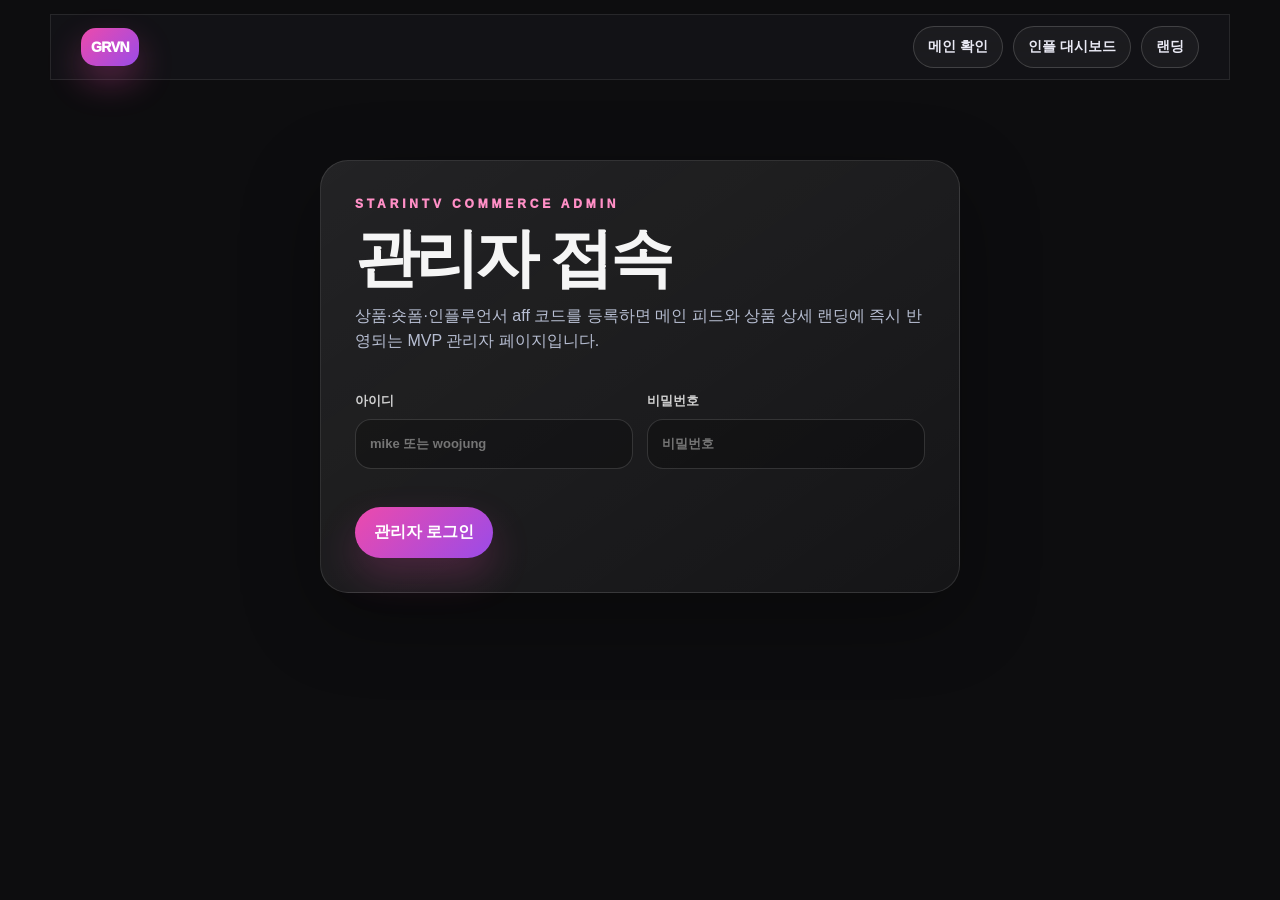
<file: admin.html>
<!doctype html>
<html lang="ko">

<head>
  <meta charset="utf-8" />
  <meta name="viewport" content="width=device-width, initial-scale=1" />
  <title>GRVN Admin / 상품·숏폼 등록</title>
  <meta name="description" content="GRVN 숏폼 커머스 상품, 숏폼, 인플루언서 코드 등록 관리자 페이지" />
  <link rel="stylesheet" href="/styles.css?v=20260626-payment-status-ko-v1" />
</head>

<body class="admin-body">
  <a class="skip-link" href="#main">본문 바로가기</a>
  <header class="topbar admin-topbar">
    <a class="brand" href="index.html" aria-label="GRVN 홈"><span class="brand-mark" aria-hidden="true">GRVN</span></a>
    <nav class="nav" aria-label="관리자 메뉴">
      <a href="index.html" target="_blank" rel="noopener">메인 확인</a>
      <a href="influencer-dashboard.html" target="_blank" rel="noopener">인플 대시보드</a>
      <a href="product-landing.html" target="_blank" rel="noopener">랜딩</a>
    </nav>
  </header>

  <main id="main" class="admin-shell">
    <section id="loginPanel" class="admin-login-card" aria-labelledby="loginTitle">
      <p class="eyebrow">STARINTV COMMERCE ADMIN</p>
      <h1 id="loginTitle">관리자 접속</h1>
      <p class="muted">상품·숏폼·인플루언서 aff 코드를 등록하면 메인 피드와 상품 상세 랜딩에 즉시 반영되는 MVP 관리자 페이지입니다.</p>
      <div class="admin-login-grid">
        <label class="field">아이디<input id="adminId" type="text" autocomplete="username"
            placeholder="mike 또는 woojung" /></label>
        <label class="field">비밀번호<input id="adminPw" type="password" autocomplete="current-password"
            placeholder="비밀번호" /></label>
      </div>
      <button id="adminLoginBtn" class="btn primary" type="button">관리자 로그인</button>
    </section>

    <section id="adminApp" class="admin-app hidden" aria-label="GRVN 관리자 앱">
      <div class="admin-hero">
        <div>
          <p class="eyebrow">PRODUCT UPLOAD MVP</p>
          <h1>상품·숏폼 등록 Admin</h1>
          <p class="muted">현재 프론트엔드 구조에 맞춰 <b>브랜드명, 상품명, 가격, 상세 이미지 경로, 영상 경로, 인플루언서명, aff 코드</b>를 입력하면 자동으로 노출됩니다.</p>
        </div>
        <div class="admin-hero-actions">
          <button id="exportBtn" class="btn dark" type="button">data.js용 코드 복사</button>
          <button id="resetFormBtn" class="btn" type="button">새 상품 입력</button>
          <button id="logoutBtn" class="btn" type="button">로그아웃</button>
        </div>
      </div>

      <div class="admin-kpi-grid" aria-label="관리자 요약">
        <article><span>등록 상품</span><strong id="adminProductCount">0</strong></article>
        <article><span>인플루언서</span><strong id="adminInfluencerCount">0</strong></article>
        <article><span>브랜드</span><strong id="adminBrandCount">0</strong></article>
        <article><span>상태</span><strong>LOCAL MVP</strong></article>
      </div>

      <div class="admin-grid">
        <form id="productForm" class="admin-form-card" autocomplete="off">
          <input id="editingId" type="hidden" />
          <div class="form-title-row">
            <div>
              <p class="eyebrow">01 / PRODUCT DATA</p>
              <h2>상품 기본 정보</h2>
            </div>
            <span class="admin-chip">필수 입력</span>
          </div>

          <div class="form-grid2">
            <label class="field">브랜드명 *<input id="brand" required placeholder="예: SALON DE SEOUL" /></label>
            <label class="field">카테고리 *<input id="category" required placeholder="예: 패션 / 뷰티 / 웰니스" /></label>
            <label class="field wide">상품명 *<input id="name" required placeholder="예: 크리스틴 트위드 자켓" /></label>
            <label class="field">정상가<input id="originalPrice" type="number" min="0" step="100"
                placeholder="예: 178000" /></label>
            <label class="field">판매가 *<input id="price" required type="number" min="0" step="100"
                placeholder="예: 120480" /></label>
            <label class="field">혜택률(%)<input id="benefitRate" type="number" min="0" max="100"
                placeholder="예: 32" /></label>
            <label class="field">수수료율(%)<input id="commission" type="number" min="0" max="100" step="0.1"
                value="10" /></label>
            <label class="field">원본 상품 코드<input id="sourceProductCode" placeholder="예: 40B0005244" /></label>
            <label class="field wide">상품 설명<textarea id="desc" rows="4"
                placeholder="상품/콘텐츠 설명을 입력하세요."></textarea></label>
            <div class="field wide">
              <label for="options">옵션 목록</label>

              <!-- 기존 admin.js 호환용 숨김 textarea -->
              <textarea id="options" rows="3" style="display:none" aria-hidden="true">기본 옵션 - 상세페이지 기준 옵션 선택</textarea>

              <div class="option-admin-panel" style="display:grid;gap:12px;margin-top:10px">
                <div id="optionRows" class="option-admin-rows" style="display:grid;gap:10px" aria-label="상품 옵션 입력 목록">
                  <div class="option-row" data-option-row
                    style="display:grid;grid-template-columns:1fr 1.4fr 0.8fr 0.8fr auto;gap:8px;align-items:end">
                    <label class="field">옵션명
                      <input type="text" data-option-name value="기본 옵션" placeholder="예: 컬러 / 사이즈 / 기본 옵션" />
                    </label>

                    <label class="field">옵션값
                      <input type="text" data-option-value value="상세페이지 기준 옵션 선택"
                        placeholder="예: 아이보리 / M / 상세페이지 기준 옵션 선택" />
                    </label>

                    <label class="field">추가금액
                      <input type="number" data-option-price value="0" inputmode="numeric" placeholder="0" />
                    </label>

                    <label class="field">재고
                      <input type="number" data-option-stock value="100" inputmode="numeric" placeholder="100" />
                    </label>

                    <button class="btn dark" type="button" data-remove-option style="min-width:72px">삭제</button>
                  </div>
                </div>

                <div style="display:flex;gap:8px;flex-wrap:wrap">
                  <button id="addColorOptionsBtn" class="btn" type="button">컬러 옵션 만들기</button>
                  <button id="addSizeOptionsBtn" class="btn" type="button">사이즈 옵션 만들기</button>
                  <button id="addOptionBtn" class="btn" type="button">직접 옵션 추가</button>
                  <button id="syncOptionTextBtn" class="btn dark" type="button">옵션 텍스트 반영</button>
                </div>

                <p class="muted" style="margin:0">
                  옵션은 상품 저장 후 Supabase product_options 테이블에 연결됩니다. 의류는 컬러와 사이즈를 각각 추가하세요. 현재 안전 버전에서는 추가금액을 0원으로 입력합니다.
                </p>
              </div>
            </div>
          </div>

          <div class="form-title-row sub-row">
            <div>
              <p class="eyebrow">02 / SHORT-FORM & DETAIL</p>
              <h2>영상·상세 이미지 연결</h2>
            </div>
          </div>
          <div class="form-grid2">
            <label class="field wide">썸네일 이미지 경로<input id="thumbnail"
                placeholder="예: assets/thumbnails/product-name.jpg" /></label>
            <label class="field wide">숏폼 영상 경로 *<input id="video" required
                placeholder="예: assets/salon_woojung_h264.mp4" /></label>
            <label class="field wide">상세 이미지 경로 *<input id="detailImage" required
                placeholder="예: assets/detail_pages/product-name.jpg" /></label>
            <label class="field">Clip ID<input id="defaultClip" placeholder="예: woojung_reels" /></label>
            <label class="field">캠페인명<input id="campaign" placeholder="예: salondeseoul_affiliate_2026" /></label>
            <label class="field wide">원본/구매 참고 URL<input id="sourceUrl"
                placeholder="브랜드/현백/스마트스토어 등 내부 참고 URL" /></label>
          </div>

          <div class="form-title-row sub-row">
            <div>
              <p class="eyebrow">03 / INFLUENCER AFFILIATE</p>
              <h2>인플루언서 코드 연결</h2>
            </div>
          </div>
          <div class="form-grid2">
            <label class="field">인플루언서명 *<input id="defaultInfluencer" required placeholder="예: 이우정" /></label>
            <label class="field">aff 코드 *<input id="defaultAffiliate" required placeholder="예: WOOJUNG01" /></label>
            <label class="field wide">해시태그 (최대 5개)<input id="tag" placeholder="예: #GRVN #살롱드서울 #데일리룩 #미니스커트 #14DAYDROP" /></label>
            <p class="muted wide" style="margin:0">띄어쓰기로 구분하면 숏폼 영상 아래에 최대 5개만 표시됩니다.</p>
          </div>

          <div class="admin-preview-box" aria-label="미리보기">
            <video id="videoPreview" controls muted playsinline preload="metadata"></video>
            <img id="imagePreview" alt="상세 이미지 미리보기" />
          </div>

          <div class="form-actions sticky-actions">
            <button class="btn primary" type="submit">저장하고 메인/상세에 반영</button>
            <button id="previewLandingBtn" class="btn dark" type="button">랜딩 미리보기</button>
            <button id="deleteBtn" class="btn danger" type="button">선택 상품 삭제</button>
          </div>
          <p class="notice"><strong>현재 버전:</strong> 브라우저 localStorage 기반 MVP입니다. 실제 전 직원/브랜드사 공용 운영은 다음 단계에서 Cloudflare
            D1/R2/Workers API로 연결하면 됩니다.</p>
        </form>

        <aside class="admin-list-card" aria-labelledby="listTitle">
          <div class="form-title-row">
            <div>
              <p class="eyebrow">REGISTERED PRODUCTS</p>
              <h2 id="listTitle">Admin 등록 상품</h2>
            </div>
          </div>
          <label class="search-label admin-search">검색<input id="adminSearch" type="search"
              placeholder="브랜드, 상품, 인플루언서 검색" /></label>
          <div id="productList" class="admin-product-list"></div>
          <div class="admin-export-box">
            <h3>배포용 백업</h3>
            <p class="muted">Cloudflare Pages에 영구 반영하려면 아래 코드를 복사해 개발자에게 전달하거나, 추후 API 연결 후 자동 저장으로 전환합니다.</p>
            <textarea id="exportCode" rows="10" readonly></textarea>
          </div>
        </aside>
      </div>
    </section>
    <section class="admin-card hidden" id="adminOrdersSection">
      <div class="admin-section-head">
        <div>
          <p class="eyebrow">ORDERS / PAYMENTS</p>
          <h2>주문 · 결제내역</h2>
          <p class="muted">GRVN 주문 DB에 저장된 최근 주문·결제 내역입니다.</p>
        </div>
        <button class="btn secondary" type="button" id="refreshOrdersBtn">주문 새로고침</button>
      </div>

      <div class="admin-order-summary">
        <div class="summary-box">
          <span>전체 주문</span>
          <strong id="adminTotalOrders">0</strong>
        </div>
        <div class="summary-box">
          <span>결제완료</span>
          <strong id="adminPaidOrders">0</strong>
        </div>
        <div class="summary-box">
          <span>결제대기</span>
          <strong id="adminPendingOrders">0</strong>
        </div>
        <div class="summary-box">
          <span>총 결제금액</span>
          <strong id="adminTotalPayment">₩0</strong>
        </div>
        <div class="summary-box">
          <span>예상 수수료</span>
          <strong id="adminTotalCommission">₩0</strong>
        </div>
      </div>

      <div class="admin-table-wrap">
        <table class="admin-table">
          <thead>
            <tr>
              <th>주문번호</th>
              <th>상태</th>
              <th>상품명</th>
              <th>결제금액</th>
              <th>수수료</th>
              <th>인플루언서 코드</th>
              <th>결제상태</th>
              <th>주문일시</th>
              <th>관리</th>
            </tr>
          </thead>
          <tbody id="adminOrdersTableBody">
            <tr>
              <td colspan="9">주문 내역을 불러오는 중입니다.</td>
            </tr>
          </tbody>
        </table>
      </div>
    </section>
    <section class="admin-card hidden" id="adminSettlementsSection">
      <div class="admin-section-head">
        <div>
          <p class="eyebrow">SETTLEMENTS</p>
          <h2>정산 현황</h2>
          <p class="muted">결제완료 주문 기준으로 인플루언서별 매출과 예상 수수료를 집계합니다.</p>
        </div>
        <button class="btn secondary" type="button" id="refreshSettlementsBtn">정산 새로고침</button>
      </div>

      <div class="admin-settlement-summary">
        <div class="summary-box">
          <span>정산 대상 인플루언서</span>
          <strong id="settlementInfluencerCount">0</strong>
        </div>
        <div class="summary-box">
          <span>결제완료 주문</span>
          <strong id="settlementPaidOrders">0</strong>
        </div>
        <div class="summary-box">
          <span>총 매출</span>
          <strong id="settlementTotalSales">₩0</strong>
        </div>
        <div class="summary-box">
          <span>총 예상 수수료</span>
          <strong id="settlementTotalCommission">₩0</strong>
        </div>
      </div>

      <div class="admin-table-wrap">
        <table class="admin-table">
          <thead>
            <tr>
              <th>인플루언서 코드</th>
              <th>인플루언서명</th>
              <th>결제완료 주문수</th>
              <th>총 매출</th>
              <th>예상 수수료</th>
              <th>최근 주문일</th>
              <th>정산상태</th>
              <th>관리</th>
            </tr>
          </thead>
          <tbody id="adminSettlementsTableBody">
            <tr>
              <td colspan="8">정산 데이터를 불러오는 중입니다.</td>
            </tr>
          </tbody>
        </table>
      </div>
    </section>
  </main>

  <div id="toast" class="toast" role="status" aria-live="polite"></div>
  <script>
    window.GRVN_API_BASE = "https://api.grvn.shop";
  </script>
  <div id="orderDetailModal" class="admin-modal hidden">
    <div class="admin-modal-backdrop" data-close-order-modal></div>

    <div class="admin-modal-panel">
      <div class="admin-modal-head">
        <div>
          <p class="eyebrow">ORDER DETAIL</p>
          <h2>주문 상세</h2>
        </div>
        <button class="btn small dark" type="button" data-close-order-modal>닫기</button>
      </div>

      <div id="orderDetailBody" class="admin-modal-body">
        주문 정보를 불러오는 중입니다.
      </div>
    </div>
  </div>
  <script src="/data.js?v=20260531-admin-mvp"></script>
  <script src="/admin.js?v=20260908-options-v1"></script>
</body>

</html>
</file>
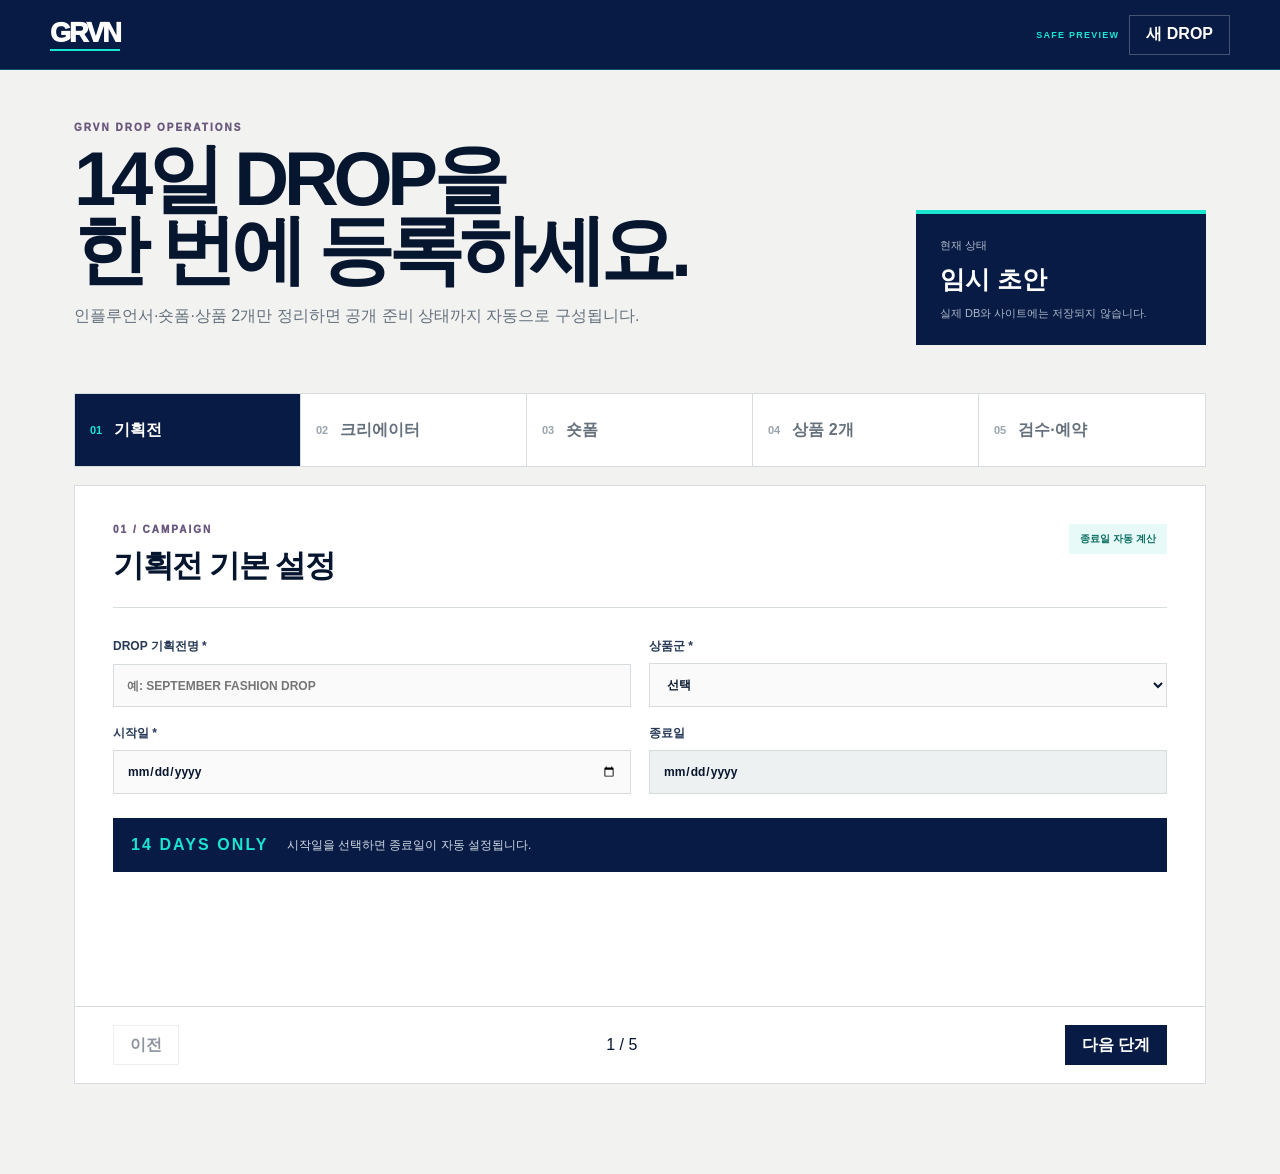
<file: drop-admin-preview.html>
<!doctype html>
<html lang="ko">

<head>
  <meta charset="utf-8">
  <meta name="viewport" content="width=device-width,initial-scale=1">
  <title>GRVN · 14 DAY DROP 관리자 미리보기</title>
  <link rel="stylesheet" href="./drop-admin-preview.css?v=2">
</head>

<body>
  <header class="topbar"><a class="brand" href="#">GRVN</a>
    <div><span class="preview-badge">SAFE PREVIEW</span><button type="button" id="resetButton" class="ghost">새
        DROP</button></div>
  </header>
  <main class="shell">
    <section class="intro">
      <div>
        <p class="eyebrow">GRVN DROP OPERATIONS</p>
        <h1>14일 DROP을<br>한 번에 등록하세요.</h1>
        <p>인플루언서·숏폼·상품 2개만 정리하면 공개 준비 상태까지 자동으로 구성됩니다.</p>
      </div>
      <aside class="status-card"><span>현재 상태</span><strong id="overallStatus">임시 초안</strong><small>실제 DB와 사이트에는 저장되지
          않습니다.</small></aside>
    </section>

    <nav class="steps" aria-label="등록 단계">
      <button type="button" data-step-button="1" aria-current="step"><b>01</b><span>기획전</span></button>
      <button type="button" data-step-button="2"><b>02</b><span>크리에이터</span></button>
      <button type="button" data-step-button="3"><b>03</b><span>숏폼</span></button>
      <button type="button" data-step-button="4"><b>04</b><span>상품 2개</span></button>
      <button type="button" data-step-button="5"><b>05</b><span>검수·예약</span></button>
    </nav>

    <form id="dropForm" novalidate>
      <section class="step-panel" data-step="1">
        <div class="panel-heading">
          <div>
            <p class="eyebrow">01 / CAMPAIGN</p>
            <h2>기획전 기본 설정</h2>
          </div><span>종료일 자동 계산</span>
        </div>
        <div class="form-grid">
          <label>DROP 기획전명 *<input id="campaignName" required placeholder="예: SEPTEMBER FASHION DROP"></label>
          <label>상품군 *<select id="category" required>
              <option value="">선택</option>
              <option>패션</option>
              <option>뷰티</option>
              <option>잡화</option>
              <option>라이프스타일</option>
            </select></label>
          <label>시작일 *<input id="startDate" required type="date"></label>
          <label>종료일 <input id="endDate" type="date" readonly></label>
        </div>
        <div class="date-result"><strong>14 DAYS ONLY</strong><span id="dateSummary">시작일을 선택하면 종료일이 자동 설정됩니다.</span>
        </div>
      </section>

      <section class="step-panel" data-step="2" hidden>
        <div class="panel-heading">
          <div>
            <p class="eyebrow">02 / CREATOR</p>
            <h2>크리에이터 연결</h2>
          </div><span>영상 배지 자동 생성</span>
        </div>
        <div class="form-grid">
          <label>인플루언서 이름 *<input id="creatorName" required placeholder="예: 이우정"></label>
          <label>인스타그램 아이디 *<input id="instagram" required placeholder="예: @creator"></label>
          <label class="wide">인스타그램 URL *<input id="instagramUrl" required type="url"
              placeholder="https://www.instagram.com/creator/"></label>
          <label>어필리에이트 코드 *<input id="affiliateCode" required placeholder="예: WOOJUNG01"></label>
          <label>표시 문구<input id="creatorCaption" placeholder="예: 이우정의 가을 셀렉션"></label>
        </div>
      </section>

      <section class="step-panel" data-step="3" hidden>
        <div class="panel-heading">
          <div>
            <p class="eyebrow">03 / SHORT-FORM</p>
            <h2>원소스 영상 등록</h2>
          </div><span>업로드·스크립트 자동화 예정</span>
        </div>
        <div class="media-grid">
          <label class="upload-zone"><input id="videoFile" type="file" accept="video/mp4,video/webm"><b>숏폼 영상
              선택</b><span>MP4 · 세로 9:16 권장</span></label>
          <div class="video-preview"><video id="videoPreview" controls muted playsinline></video>
            <div class="video-overlay"><span id="instagramPreview">@INSTAGRAM</span><strong>14 DAYS ONLY</strong></div>
          </div>
        </div>
        <div class="script-box">
          <div>
            <h3>영상 음성 스크립트</h3><button type="button" id="scriptDemoButton" class="ghost">자동 생성 시연</button>
          </div><textarea id="transcript" rows="6"
            placeholder="실제 연결 단계에서는 영상 음성이 자동으로 텍스트화되며, 관리자 검수 후 상세페이지에 반영됩니다."></textarea>
        </div>
        <label class="full-label">해시태그<input id="hashtags" placeholder="#GRVN #14DAYDROP #패션 #데일리룩"></label>
      </section>

      <section class="step-panel" data-step="4" hidden>
        <div class="panel-heading">
          <div>
            <p class="eyebrow">04 / TWO PRODUCTS</p>
            <h2>영상 속 상품 2개 연결</h2>
          </div><span id="productCounter">0 / 2 선택</span>
        </div>
        <p class="help">현재 상품은 미리보기 예시입니다. 실제 연결 시 Supabase 상품을 검색해 선택합니다.</p>
        <div id="productPicker" class="product-picker"></div>
        <div class="selected-products">
          <h3>선택된 DROP 상품</h3>
          <div id="selectedProducts" class="selected-grid"></div>
        </div>
      </section>

      <section class="step-panel" data-step="5" hidden>
        <div class="panel-heading">
          <div>
            <p class="eyebrow">05 / REVIEW</p>
            <h2>공개 전 자동 점검</h2>
          </div><span>결제·DB 미연결 미리보기</span>
        </div>
        <div class="review-layout">
          <div>
            <h3>필수 항목</h3>
            <ul id="validationList" class="validation-list"></ul>
          </div>
          <aside class="publish-card">
            <p>공개 기간</p><strong id="reviewDates">미설정</strong>
            <p>연결 상품</p><strong id="reviewProducts">0개</strong><button type="button" id="publishButton" disabled>14일
              DROP 예약</button><small>미리보기에서는 실제 예약되지 않습니다.</small>
          </aside>
        </div>
      </section>

      <footer class="form-nav"><button type="button" id="prevButton" class="ghost" disabled>이전</button><span
          id="stepText">1 / 5</span><button type="button" id="nextButton" class="primary">다음 단계</button></footer>
    </form>
  </main>
  <div id="toast" class="toast" role="status" aria-live="polite"></div>
  <script src="./drop-admin-preview.js?v=2"></script>
</body>

</html>
</file>
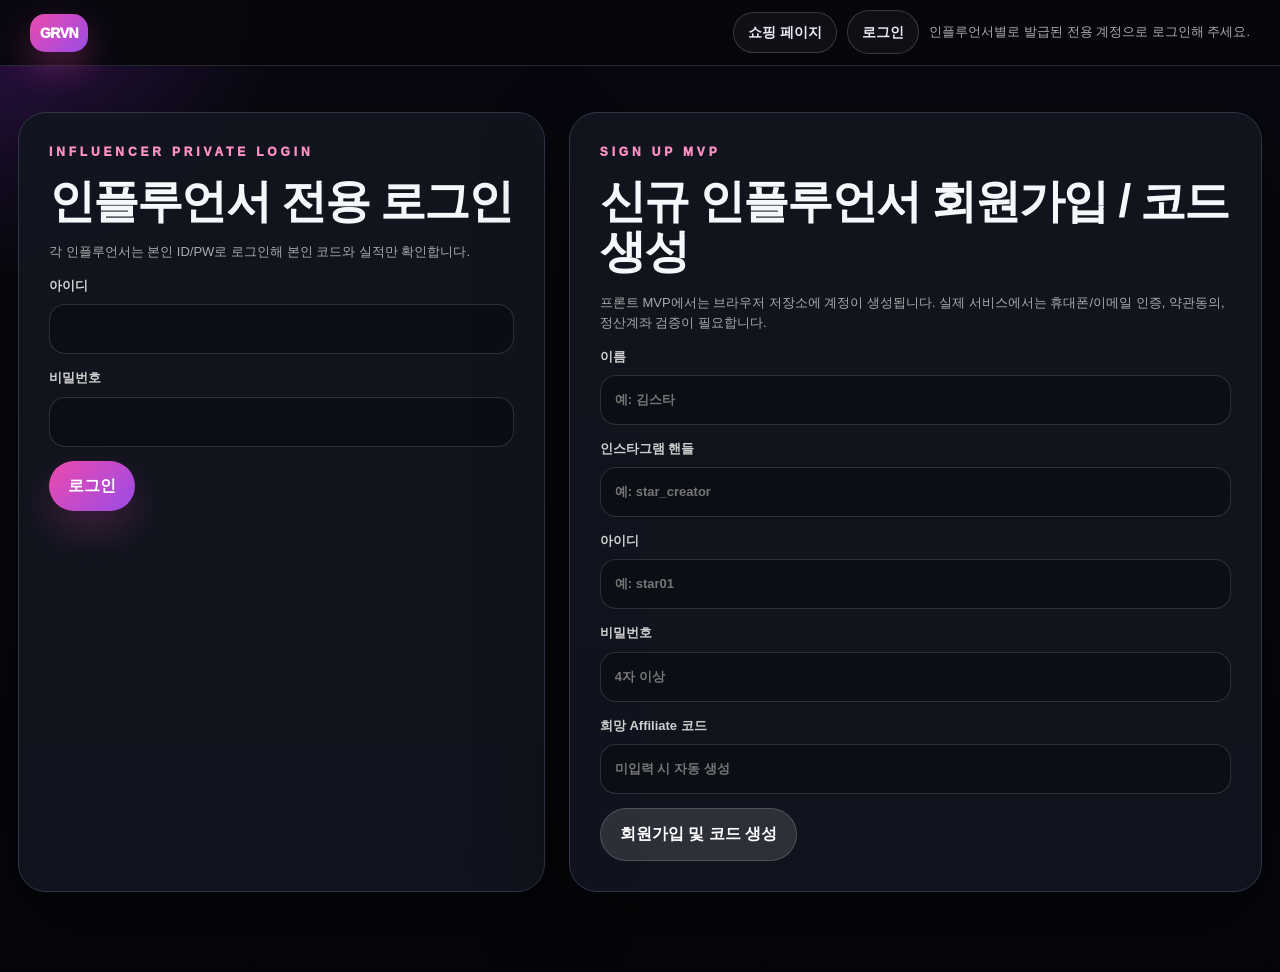
<file: influencer-dashboard.html>
<!doctype html>
<html lang="ko">

<head>
  <meta charset="utf-8" />
  <meta name="viewport" content="width=device-width, initial-scale=1" />
  <title>인플 대시보드 / GRVN Short-form Commerce</title>
  <meta name="description" content="인플루언서별 어필리에이트 코드, 클릭, 주문, 매출, 수수료 확인 대시보드" />
  <link rel="stylesheet" href="/styles.css?v=20260529-urgent" />
</head>

<body>
  <a class="skip-link" href="#main">본문 바로가기</a>
  <header class="topbar">
    <a class="brand" href="index.html"><span class="brand-mark" aria-hidden="true">GRVN</span><span>인플 대시보드</span></a>
    <nav class="nav" aria-label="대시보드 메뉴"><a href="index.html">쇼핑 페이지</a><button class="btn" id="logoutBtn"
        type="button">로그인</button>
      <p class="hint">인플루언서별로 발급된 전용 계정으로 로그인해 주세요.</p>
    </nav>
  </header>
  <main id="main" class="auth-layout">
    <section id="loginPanel" class="auth-grid" aria-labelledby="login-title">
      <div class="auth-card">
        <p class="eyebrow">INFLUENCER PRIVATE LOGIN</p>
        <h1 id="login-title" class="dash-title">인플루언서 전용 로그인</h1>
        <p class="hint">각 인플루언서는 본인 ID/PW로 로그인해 본인 코드와 실적만 확인합니다.</p>
        <label class="field">아이디<input id="loginId" autocomplete="username" placeholder="" /></label>
        <label class="field">비밀번호<input id="loginPw" type="password" autocomplete="current-password"
            placeholder="" /></label>
        <button id="loginBtn" class="btn primary" type="button">로그인</button>
      </div>
      <div class="auth-card">
        <p class="eyebrow">SIGN UP MVP</p>
        <h2>신규 인플루언서 회원가입 / 코드 생성</h2>
        <p class="hint">프론트 MVP에서는 브라우저 저장소에 계정이 생성됩니다. 실제 서비스에서는 휴대폰/이메일 인증, 약관동의, 정산계좌 검증이 필요합니다.</p>
        <label class="field">이름<input id="signupName" placeholder="예: 김스타" /></label>
        <label class="field">인스타그램 핸들<input id="signupHandle" placeholder="예: star_creator" /></label>
        <label class="field">아이디<input id="signupId" placeholder="예: star01" /></label>
        <label class="field">비밀번호<input id="signupPw" type="password" placeholder="4자 이상" /></label>
        <label class="field">희망 Affiliate 코드<input id="signupCode" placeholder="미입력 시 자동 생성" /></label>
        <button id="signupBtn" class="btn" type="button">회원가입 및 코드 생성</button>
      </div>
    </section>
    <section id="dashboardPanel" class="hidden" aria-labelledby="dash-title">
      <div class="dash-head">
        <div>
          <p class="eyebrow">PRIVATE AFFILIATE DASHBOARD</p>
          <h1 id="dash-title" class="dash-title"><span id="userName">-</span> 님 실적 대시보드</h1>
          <p class="hint">본인 코드 기준의 클릭, 주문, 매출, 예상 수수료만 표시됩니다.</p>
        </div>
        <div class="code-row"><span class="pill" id="myCode">-</span><button id="copyMyLink" class="btn" type="button">내
            판매 링크 복사</button><button id="exportCsv" class="btn" type="button">CSV 다운로드</button></div>
      </div>
      <div class="stats" aria-label="실적 요약">
        <div class="stat">
          <p>클릭</p><strong id="statClicks">0</strong>
        </div>
        <div class="stat">
          <p>주문</p><strong id="statOrders">0</strong>
        </div>
        <div class="stat">
          <p>매출</p><strong id="statRevenue">₩0</strong>
        </div>
        <div class="stat">
          <p>예상 수수료</p><strong id="statCommission">₩0</strong>
        </div>
      </div>
      <div class="dashboard-grid">
        <article class="dash-card">
          <h2>내 Affiliate 코드 관리</h2>
          <p class="hint">코드 변경 시 이후 링크부터 새 코드로 추적됩니다.</p><label class="field">새 코드<input id="newCode"
              placeholder="예: HYEHO2026" /></label><button id="changeCodeBtn" class="btn" type="button">코드
            변경/생성</button>
          <div class="notice"><b>내 판매 링크</b><br /><span id="myLinkText"></span></div>
        </article>
        <article class="dash-card">
          <h2>최근 이벤트</h2>
          <div class="table-wrap">
            <table>
              <caption class="sr-only">최근 이벤트 내역</caption>
              <thead>
                <tr>
                  <th>일시</th>
                  <th>유형</th>
                  <th>상품</th>
                  <th>금액</th>
                </tr>
              </thead>
              <tbody id="eventRows"></tbody>
            </table>
          </div>
        </article>
      </div>
      <section id="adminPanel" class="dash-card hidden" aria-labelledby="admin-title">
        <h2 id="admin-title">관리자 일괄등록 / 전체 계정 관리</h2>
        <p class="hint">mike / 0806 관리자 로그인 시 표시됩니다. 전체 인플루언서 계정은 data.js에 기본 내장되어 있어 Netlify 재배포 즉시 로그인 가능합니다. Supabase
          연동 후에는 이 패널에서 DB 계정을 관리합니다.</p>
        <div class="code-row">
          <button id="seedAccountsBtn" class="btn primary" type="button">전체 계정 브라우저 등록</button>
          <button id="downloadAccountsCsv" class="btn" type="button">전체 계정 CSV 다운로드</button>
          <button id="clearCustomAccounts" class="btn" type="button">브라우저 추가 계정 초기화</button>
        </div>
        <label class="field">CSV 일괄 등록 붙여넣기<textarea id="bulkCsv" rows="8"
            placeholder="id,pw,name,handle,code,tier,category,item,url,followers,coupon"></textarea></label>
        <button id="bulkImportBtn" class="btn" type="button">CSV 붙여넣기 등록</button>
        <div class="table-wrap">
          <table>
            <caption class="sr-only">전체 인플루언서 계정 목록</caption>
            <thead>
              <tr>
                <th>ID</th>
                <th>이름</th>
                <th>Tier</th>
                <th>카테고리</th>
                <th>Affiliate Code</th>
                <th>추천 아이템</th>
              </tr>
            </thead>
            <tbody id="adminAccountRows"></tbody>
          </table>
        </div>
      </section>
    </section>
    <section class="dashboard-card hidden" id="influencerSalesSection">
      <div class="dashboard-section-head">
        <div>
          <p class="eyebrow">SALES SUMMARY</p>
          <h2>인플루언서 매출 현황</h2>
          <p class="muted">결제완료 주문 기준으로 집계된 실제 매출 및 예상 수수료입니다.</p>
        </div>
      </div>

      <div class="dashboard-sales-summary">
        <div class="summary-box">
          <span>내 코드</span>
          <strong id="dashboardInfluencerCode">-</strong>
        </div>
        <div class="summary-box">
          <span>결제완료 주문</span>
          <strong id="dashboardPaidOrders">0</strong>
        </div>
        <div class="summary-box">
          <span>총 매출</span>
          <strong id="dashboardTotalSales">₩0</strong>
        </div>
        <div class="summary-box">
          <span>예상 수수료</span>
          <strong id="dashboardTotalCommission">₩0</strong>
        </div>
        <div class="summary-box">
          <span>평균 주문금액</span>
          <strong id="dashboardAverageOrder">₩0</strong>
        </div>
      </div>

      <div class="dashboard-table-wrap">
        <h3>최근 결제완료 주문</h3>
        <table class="dashboard-table">
          <thead>
            <tr>
              <th>주문번호</th>
              <th>상품명</th>
              <th>결제금액</th>
              <th>예상 수수료</th>
              <th>주문일시</th>
            </tr>
          </thead>
          <tbody id="dashboardRecentOrdersBody">
            <tr>
              <td colspan="5">매출 데이터를 불러오는 중입니다.</td>
            </tr>
          </tbody>
        </table>
      </div>

      <div class="dashboard-table-wrap">
        <h3>상품별 매출</h3>
        <table class="dashboard-table">
          <thead>
            <tr>
              <th>상품명</th>
              <th>브랜드</th>
              <th>주문수</th>
              <th>매출</th>
              <th>예상 수수료</th>
            </tr>
          </thead>
          <tbody id="dashboardProductSalesBody">
            <tr>
              <td colspan="5">상품별 매출 데이터를 불러오는 중입니다.</td>
            </tr>
          </tbody>
        </table>
      </div>
    </section>
  </main>
  <div id="toast" class="toast" role="status" aria-live="polite"></div>
  <script src="/data.js?v=20260529-urgent"></script>
  <script>
    window.GRVN_API_BASE = "https://api.grvn.shop";
  </script>
  <script src="/dashboard.js?v=20260617-influencer-sales-v1"></script>
</body>

</html>
</file>
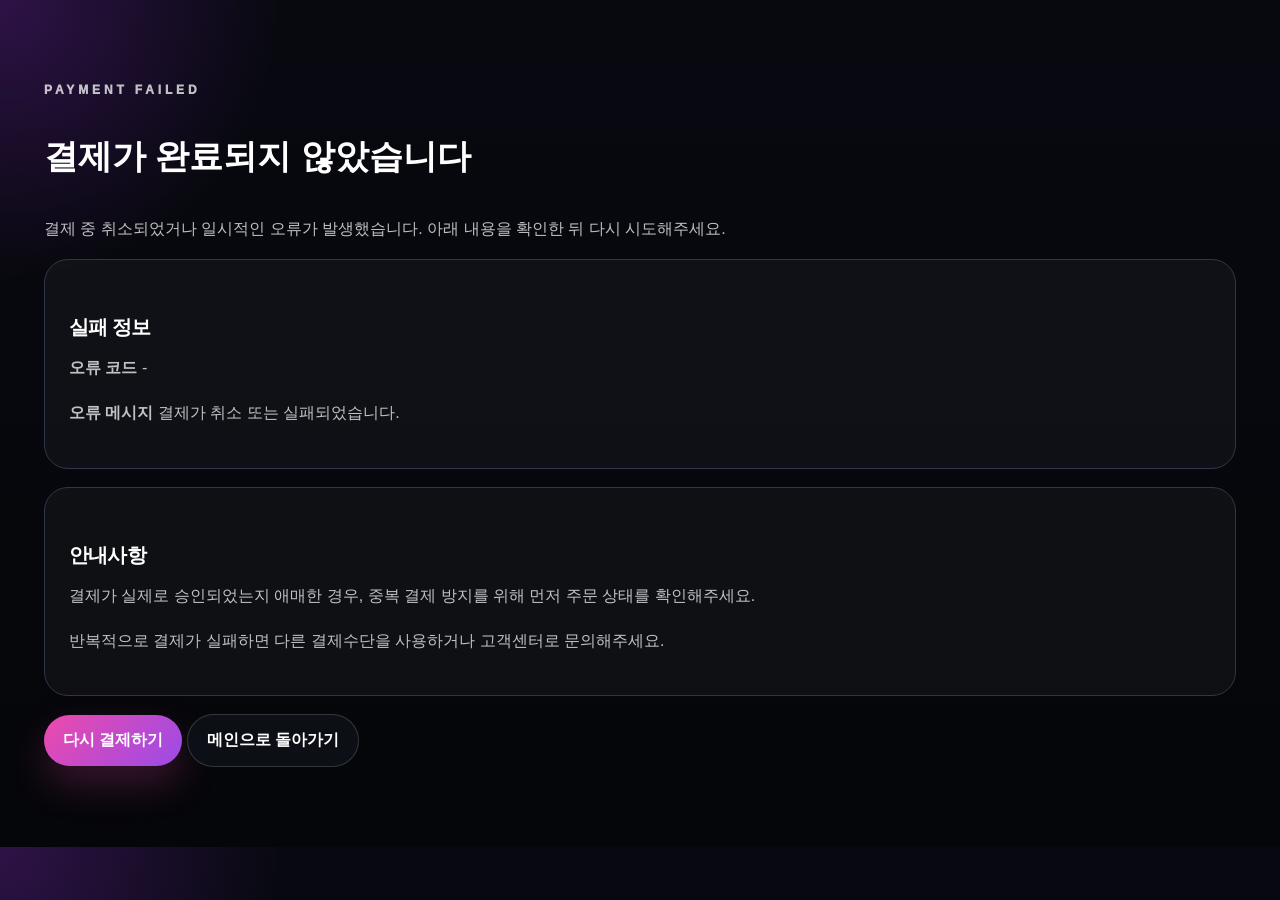
<file: payment-fail.html>
<!doctype html>
<html lang="ko">

<head>
    <meta charset="utf-8" />
    <meta name="viewport" content="width=device-width, initial-scale=1" />
    <title>결제 실패 | GRVN</title>
    <meta name="description" content="GRVN 결제 실패 안내 페이지" />
    <link rel="stylesheet" href="/styles.css?v=20260627-payment-result-v1" />
</head>

<body>
    <main class="page legal-page payment-result-page">
        <section class="payment-result-card">
            <p class="eyebrow">PAYMENT FAILED</p>

            <h1>결제가 완료되지 않았습니다</h1>

            <p class="muted">
                결제 중 취소되었거나 일시적인 오류가 발생했습니다.
                아래 내용을 확인한 뒤 다시 시도해주세요.
            </p>

            <section class="detail-section payment-result-detail">
                <h2>실패 정보</h2>

                <p>
                    <strong>오류 코드</strong>
                    <span id="errorCode">-</span>
                </p>

                <p>
                    <strong>오류 메시지</strong>
                    <span id="errorMessage">-</span>
                </p>
            </section>

            <section class="detail-section payment-result-guide">
                <h2>안내사항</h2>
                <p>
                    결제가 실제로 승인되었는지 애매한 경우, 중복 결제 방지를 위해 먼저 주문 상태를 확인해주세요.
                </p>
                <p>
                    반복적으로 결제가 실패하면 다른 결제수단을 사용하거나 고객센터로 문의해주세요.
                </p>
            </section>

            <div class="payment-result-actions">
                <a class="btn primary" href="javascript:history.back()">다시 결제하기</a>
                <a class="btn dark" href="/">메인으로 돌아가기</a>
            </div>
        </section>
    </main>

    <script>
        const params = new URLSearchParams(window.location.search);

        document.getElementById('errorCode').textContent =
            params.get('code') || '-';

        document.getElementById('errorMessage').textContent =
            params.get('message') || '결제가 취소 또는 실패되었습니다.';
    </script>
</body>

</html>
</file>
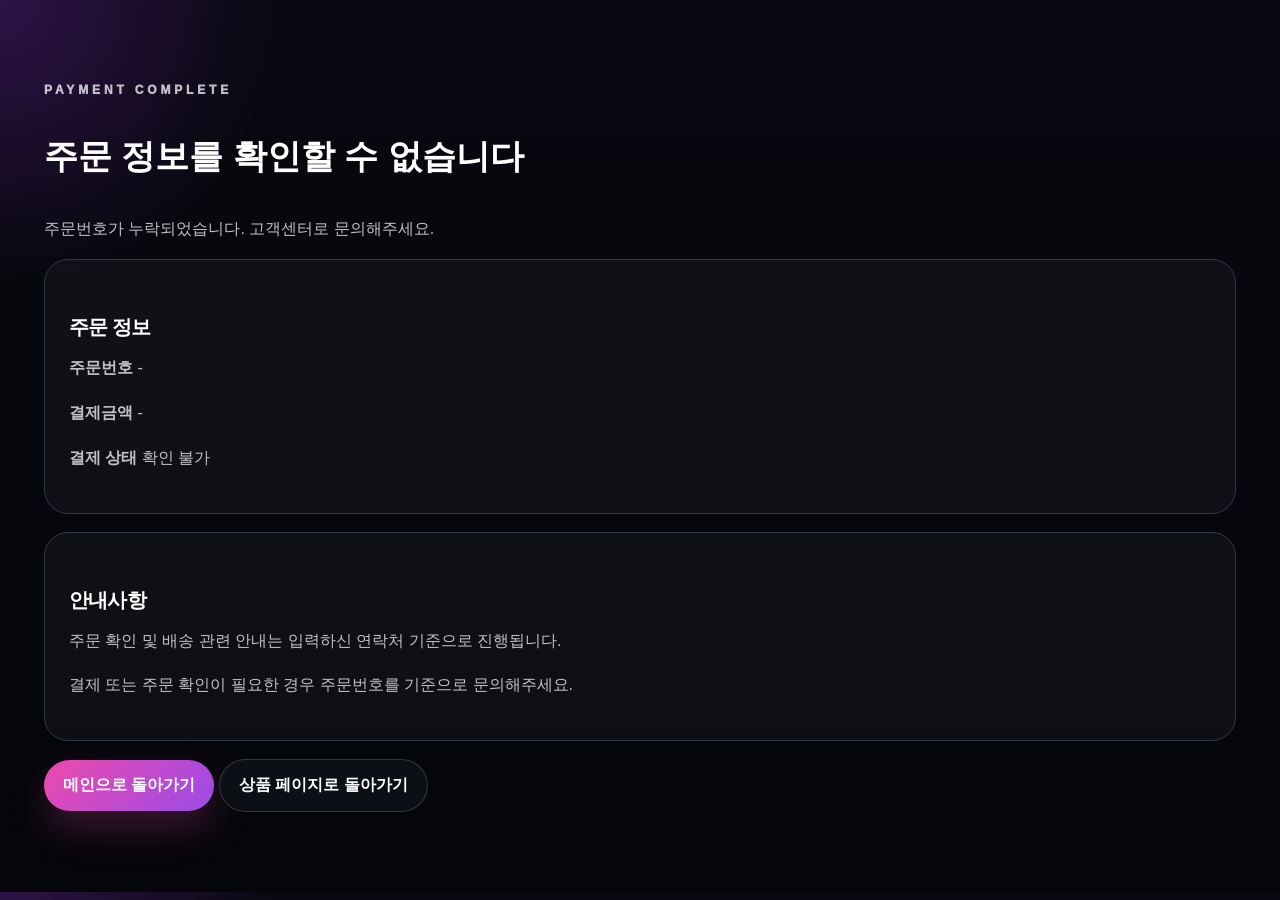
<file: payment-success.html>
<!doctype html>
<html lang="ko">

<head>
    <meta charset="utf-8" />
    <meta name="viewport" content="width=device-width, initial-scale=1" />
    <title>결제 완료 | GRVN</title>
    <meta name="description" content="GRVN 결제 완료 및 주문 확인 페이지" />
    <link rel="stylesheet" href="/styles.css?v=20260627-payment-result-v1" />
</head>

<body>
    <main class="page legal-page payment-result-page">
        <section class="payment-result-card">
            <p class="eyebrow">PAYMENT COMPLETE</p>

            <h1 id="resultTitle">결제가 완료되었습니다</h1>

            <p id="resultMessage" class="muted">
                주문 및 결제 상태를 확인하고 있습니다. 잠시만 기다려주세요.
            </p>

            <section class="detail-section payment-result-detail">
                <h2>주문 정보</h2>

                <p>
                    <strong>주문번호</strong>
                    <span id="orderIdText">-</span>
                </p>

                <p>
                    <strong>결제금액</strong>
                    <span id="amountText">-</span>
                </p>

                <p>
                    <strong>결제 상태</strong>
                    <span id="paymentStatusText">확인 완료</span>
                </p>
            </section>

            <section class="detail-section payment-result-guide">
                <h2>안내사항</h2>
                <p>
                    주문 확인 및 배송 관련 안내는 입력하신 연락처 기준으로 진행됩니다.
                </p>
                <p>
                    결제 또는 주문 확인이 필요한 경우 주문번호를 기준으로 문의해주세요.
                </p>
            </section>

            <div class="payment-result-actions">
                <a class="btn primary" href="/">메인으로 돌아가기</a>
                <a class="btn dark" href="/product-landing.html">상품 페이지로 돌아가기</a>
            </div>
        </section>
    </main>

    <script>
        window.GRVN_API_BASE = "https://api.grvn.shop";

        function money(value) {
            return '₩' + Number(value || 0).toLocaleString('ko-KR');
        }

        async function loadPaymentResult() {
            const params = new URLSearchParams(window.location.search);

            const orderNo = params.get('orderNo');
            const verified = params.get('verified');

            const orderIdText = document.getElementById('orderIdText');
            const amountText = document.getElementById('amountText');
            const paymentStatusText = document.getElementById('paymentStatusText');
            const resultTitle = document.getElementById('resultTitle');
            const resultMessage = document.getElementById('resultMessage');

            if (!orderNo) {
                resultTitle.textContent = '주문 정보를 확인할 수 없습니다';
                resultMessage.textContent =
                    '주문번호가 누락되었습니다. 고객센터로 문의해주세요.';

                if (orderIdText) {
                    orderIdText.textContent = '-';
                }

                if (amountText) {
                    amountText.textContent = '-';
                }

                if (paymentStatusText) {
                    paymentStatusText.textContent = '확인 불가';
                }

                return;
            }

            if (orderIdText) {
                orderIdText.textContent = orderNo;
            }

            if (verified !== '1') {
                resultTitle.textContent = '결제 확인이 필요합니다';
                resultMessage.textContent =
                    '정상적인 결제 완료 경로가 아닙니다. 주문 상태를 확인해주세요.';

                if (paymentStatusText) {
                    paymentStatusText.textContent = '확인 필요';
                }
            }

            try {
                const res = await fetch(
                    `${window.GRVN_API_BASE}/api/orders/${encodeURIComponent(orderNo)}`
                );

                const data = await res.json();

                if (!res.ok || !data.success || !data.order) {
                    throw new Error(
                        data.error ||
                        '주문 정보를 불러오지 못했습니다.'
                    );
                }

                const order = data.order;

                if (amountText) {
                    amountText.textContent = money(order.payment_total);
                }

                if (paymentStatusText) {
                    paymentStatusText.textContent =
                        String(order.status || '').toLowerCase() === 'paid'
                            ? '결제 완료'
                            : order.status || '확인 필요';
                }

                if (String(order.status || '').toLowerCase() === 'paid') {
                    resultTitle.textContent = '결제가 완료되었습니다';
                    resultMessage.textContent =
                        '주문이 정상적으로 접수되었습니다. 배송 및 상품 관련 안내는 주문 처리 기준에 따라 진행됩니다.';
                } else {
                    resultTitle.textContent = '주문 상태를 확인해주세요';
                    resultMessage.textContent =
                        `현재 주문 상태는 ${order.status || '확인 중'}입니다.`;
                }

            } catch (error) {
                console.error('[GRVN] 주문 결과 조회 오류:', error);

                resultTitle.textContent = '주문 정보 확인 중 오류가 발생했습니다';
                resultMessage.textContent =
                    '결제 완료 후 주문정보 조회에 문제가 발생했습니다. 주문번호를 기준으로 고객센터에 문의해주세요.';

                if (paymentStatusText) {
                    paymentStatusText.textContent = '조회 오류';
                }
            }
        }

        loadPaymentResult();
    </script>
</body>

</html>
</file>
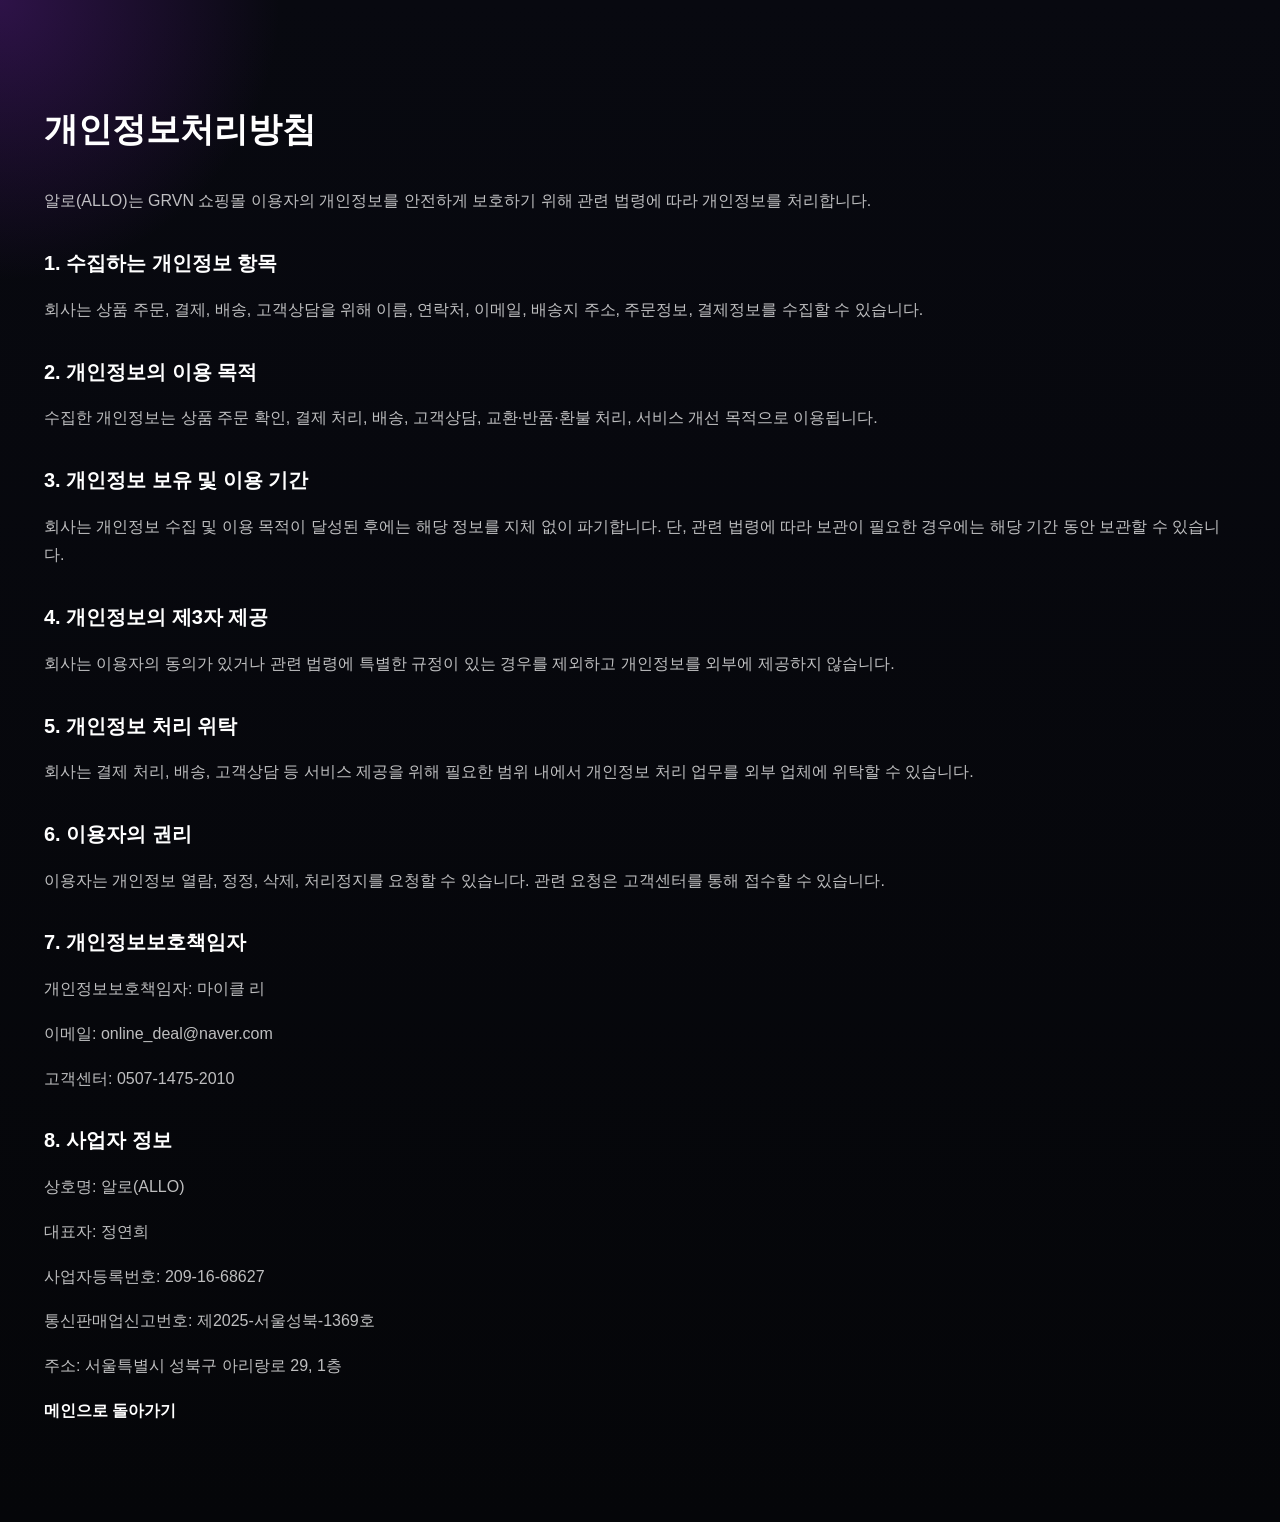
<file: privacy.html>
<!DOCTYPE html>
<html lang="ko">

<head>
    <meta charset="UTF-8">
    <meta name="viewport" content="width=device-width, initial-scale=1">
    <title>개인정보처리방침 | GRVN</title>
    <meta name="description" content="GRVN 쇼핑몰 개인정보처리방침">
    <link rel="stylesheet" href="/styles.css?v=20260620-footer-compact-v1">
</head>

<body>
    <main class="page legal-page">
        <h1>개인정보처리방침</h1>

        <p>
            알로(ALLO)는 GRVN 쇼핑몰 이용자의 개인정보를 안전하게 보호하기 위해 관련 법령에 따라 개인정보를 처리합니다.
        </p>

        <h2>1. 수집하는 개인정보 항목</h2>
        <p>
            회사는 상품 주문, 결제, 배송, 고객상담을 위해 이름, 연락처, 이메일, 배송지 주소, 주문정보, 결제정보를 수집할 수 있습니다.
        </p>

        <h2>2. 개인정보의 이용 목적</h2>
        <p>
            수집한 개인정보는 상품 주문 확인, 결제 처리, 배송, 고객상담, 교환·반품·환불 처리, 서비스 개선 목적으로 이용됩니다.
        </p>

        <h2>3. 개인정보 보유 및 이용 기간</h2>
        <p>
            회사는 개인정보 수집 및 이용 목적이 달성된 후에는 해당 정보를 지체 없이 파기합니다.
            단, 관련 법령에 따라 보관이 필요한 경우에는 해당 기간 동안 보관할 수 있습니다.
        </p>

        <h2>4. 개인정보의 제3자 제공</h2>
        <p>
            회사는 이용자의 동의가 있거나 관련 법령에 특별한 규정이 있는 경우를 제외하고 개인정보를 외부에 제공하지 않습니다.
        </p>

        <h2>5. 개인정보 처리 위탁</h2>
        <p>
            회사는 결제 처리, 배송, 고객상담 등 서비스 제공을 위해 필요한 범위 내에서 개인정보 처리 업무를 외부 업체에 위탁할 수 있습니다.
        </p>

        <h2>6. 이용자의 권리</h2>
        <p>
            이용자는 개인정보 열람, 정정, 삭제, 처리정지를 요청할 수 있습니다.
            관련 요청은 고객센터를 통해 접수할 수 있습니다.
        </p>

        <h2>7. 개인정보보호책임자</h2>
        <p>개인정보보호책임자: 마이클 리</p>
        <p>이메일: online_deal@naver.com</p>
        <p>고객센터: 0507-1475-2010</p>

        <h2>8. 사업자 정보</h2>
        <p>상호명: 알로(ALLO)</p>
        <p>대표자: 정연희</p>
        <p>사업자등록번호: 209-16-68627</p>
        <p>통신판매업신고번호: 제2025-서울성북-1369호</p>
        <p>주소: 서울특별시 성북구 아리랑로 29, 1층</p>

        <p>
            <a href="/">메인으로 돌아가기</a>
        </p>
    </main>
</body>

</html>
</file>
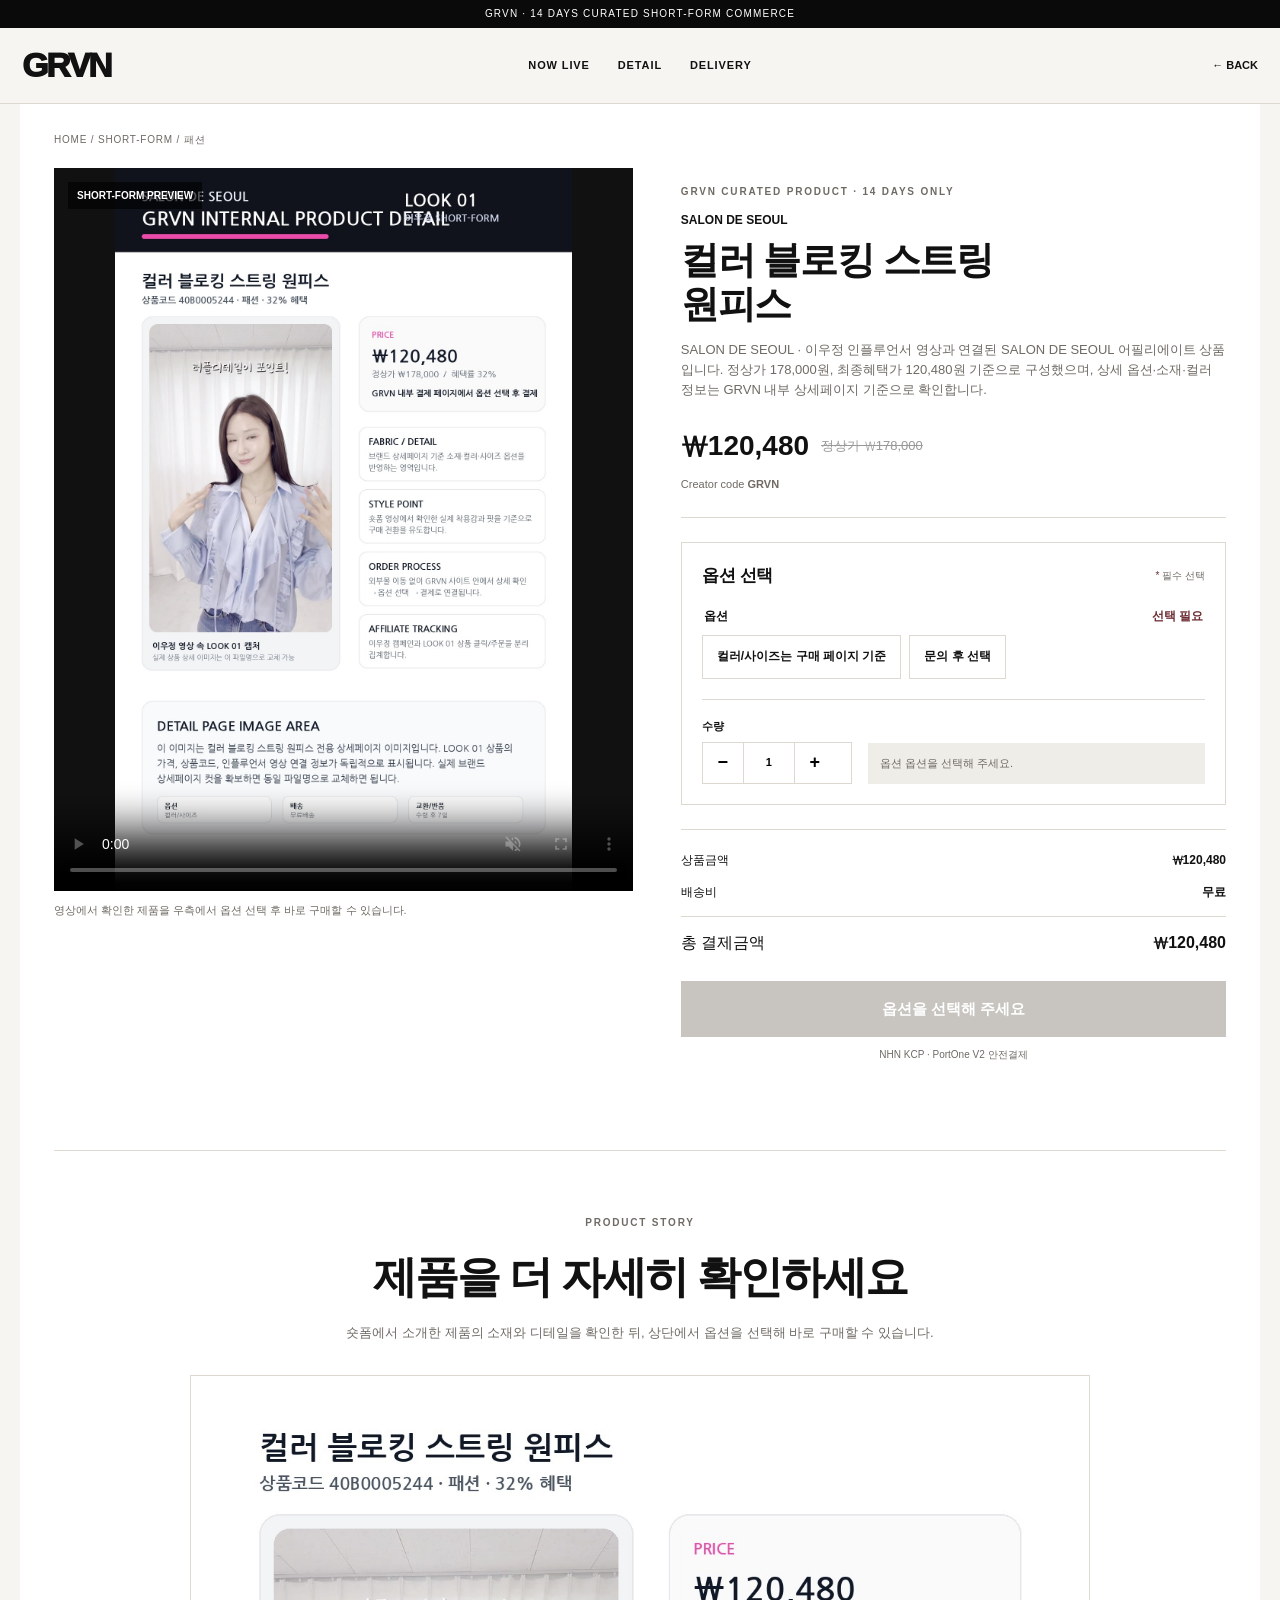
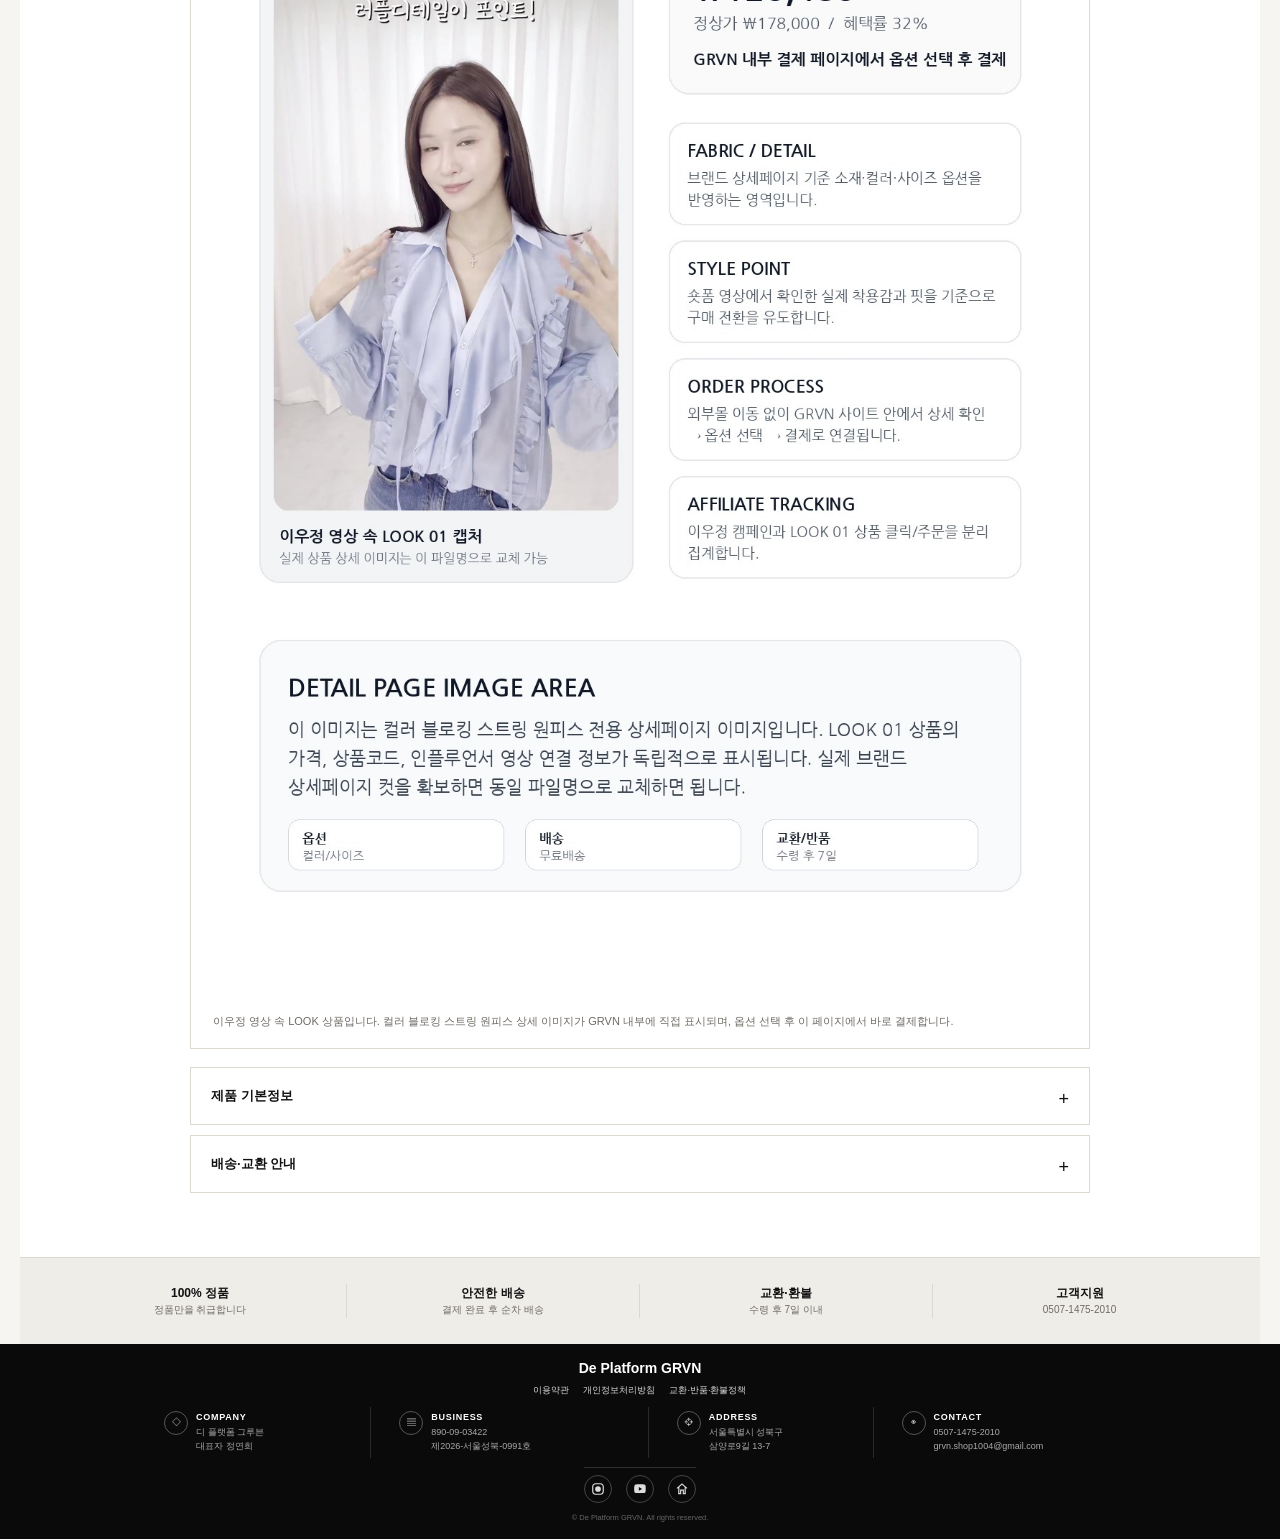
<file: product-landing-v2.html>
<!doctype html>
<html lang="ko">
<head>
  <meta charset="utf-8">
  <meta name="viewport" content="width=device-width,initial-scale=1">
  <title>GRVN | 숏폼 제품 구매</title>
  <meta name="description" content="GRVN 숏폼에서 소개한 제품의 상세정보와 옵션을 확인하고 바로 구매하세요.">
  <link rel="stylesheet" href="/product-v2.css?v=20260908-options-v1">
</head>
<body>
  <a class="skip-link" href="#productMain">상품정보로 이동</a>
  <div class="announcement">GRVN · 14 DAYS CURATED SHORT-FORM COMMERCE</div>
  <header class="product-header">
    <a class="wordmark" href="index-v2.html">GRVN</a>
    <nav><a href="index-v2.html#liveCampaigns">NOW LIVE</a><a href="#productDetail">DETAIL</a><a href="#delivery">DELIVERY</a></nav>
    <a class="back-link" href="index-v2.html">← BACK</a>
  </header>

  <main id="productMain" class="product-page">
    <div class="product-breadcrumb">HOME / SHORT-FORM / <span id="specCategory">PRODUCT</span></div>
    <section class="purchase-grid" aria-labelledby="productTitle">
      <div class="media-column">
        <div class="video-frame">
          <video id="landingVideo" autoplay muted loop playsinline controls aria-label="상품 숏폼 영상"></video>
          <span>SHORT-FORM PREVIEW</span>
        </div>
        <div id="productHashtags" class="product-hashtags" aria-label="상품 해시태그"></div>
        <p>영상에서 확인한 제품을 우측에서 옵션 선택 후 바로 구매할 수 있습니다.</p>
      </div>

      <div class="purchase-column">
        <p class="kicker">GRVN CURATED PRODUCT · 14 DAYS ONLY</p>
        <p class="brand-line" id="specBrand">GRVN</p>
        <h1 id="productTitle">상품명</h1>
        <p id="productDesc" class="product-desc">상품 설명</p>

        <div class="price-line">
          <strong id="priceText">₩0</strong>
          <del id="originalPriceText"></del>
        </div>
        <div class="affiliate-line">Creator code <b id="affCode">GRVN</b></div>

        <section class="option-panel" aria-labelledby="optionTitle">
          <div class="option-heading">
            <h2 id="optionTitle">옵션 선택</h2>
            <span><i aria-hidden="true">*</i> 필수 선택</span>
          </div>
          <div id="optionGroups" class="option-groups"></div>
          <select id="optionSelect" hidden tabindex="-1" aria-hidden="true"></select>
          <div class="option-bottom-row">
            <label class="quantity-field">수량
              <span class="quantity-control">
                <button id="qtyMinus" type="button" aria-label="수량 줄이기">−</button>
                <input id="qtyInput" type="number" min="1" value="1" inputmode="numeric" aria-label="수량">
                <button id="qtyPlus" type="button" aria-label="수량 늘리기">+</button>
              </span>
            </label>
            <p id="selectedOptionSummary" class="selected-option-summary" aria-live="polite">컬러와 사이즈를 선택해 주세요.</p>
          </div>
        </section>

        <div class="order-summary">
          <div><span>상품금액</span><b id="subtotal">₩0</b></div>
          <div><span>배송비</span><b>무료</b></div>
          <div class="total-row"><span>총 결제금액</span><b id="total">₩0</b></div>
        </div>
        <button id="checkoutBtn" class="buy-now" type="button" disabled>옵션을 선택해 주세요</button>
        <p class="safe-payment">NHN KCP · PortOne V2 안전결제</p>

        <div id="complete" class="complete" role="status" aria-live="polite">
          <h2>주문 생성 완료</h2><p id="completeText"></p><button type="button" onclick="window.close()">창 닫기</button>
        </div>
      </div>
    </section>

    <section class="product-detail-section" id="productDetail" aria-labelledby="detailTitle">
      <header class="detail-section-heading">
        <p class="kicker">PRODUCT STORY</p>
        <h2 id="detailTitle">제품을 더 자세히 확인하세요</h2>
        <p>숏폼에서 소개한 제품의 소재와 디테일을 확인한 뒤, 상단에서 옵션을 선택해 바로 구매할 수 있습니다.</p>
      </header>
      <figure class="detail-image-card">
        <div class="detail-image-crop" aria-label="상품 상세 이미지">
          <img id="detailImage" alt="상품 상세페이지 이미지">
        </div>
        <figcaption id="detailCaption"></figcaption>
      </figure>
      <div class="detail-support-grid">
        <details id="transcriptSection" class="detail-accordion product-transcript" hidden open>
          <summary>영상 속 인플루언서 설명</summary>
          <p id="productTranscript"></p>
        </details>
        <details class="detail-accordion">
          <summary>제품 기본정보</summary>
          <dl>
            <div><dt>브랜드</dt><dd id="detailBrand">-</dd></div>
            <div><dt>카테고리</dt><dd id="detailCat1">-</dd></div>
          </dl>
        </details>
        <details class="detail-accordion">
          <summary>배송·교환 안내</summary>
          <p>결제 완료 후 순차 배송됩니다. 교환·반품은 상품 수령 후 7일 이내 고객센터로 접수해 주세요.</p>
        </details>
      </div>
    </section>

    <section class="delivery-strip" id="delivery">
      <div><b>100% 정품</b><span>정품만을 취급합니다</span></div>
      <div><b>안전한 배송</b><span>결제 완료 후 순차 배송</span></div>
      <div><b>교환·환불</b><span>수령 후 7일 이내</span></div>
      <div><b>고객지원</b><span>0507-1475-2010</span></div>
    </section>
  </main>

  <footer class="product-footer">
    <strong>De Platform GRVN</strong>
    <div class="product-footer-policy"><a href="/terms.html">이용약관</a><a href="/privacy.html">개인정보처리방침</a><a href="/refund.html">교환·반품·환불정책</a></div>
    <div class="product-footer-grid">
      <div><i>◇</i><p><b>COMPANY</b><span>디 플랫폼 그루븐</span><span>대표자 정연희</span></p></div>
      <div><i>▤</i><p><b>BUSINESS</b><span>890-09-03422</span><span>제2026-서울성북-0991호</span></p></div>
      <div><i>⌖</i><p><b>ADDRESS</b><span>서울특별시 성북구</span><span>삼양로9길 13-7</span></p></div>
      <div><i>◉</i><p><b>CONTACT</b><a href="tel:050714752010">0507-1475-2010</a><a href="mailto:grvn.shop1004@gmail.com">grvn.shop1004@gmail.com</a></p></div>
    </div>
    <div class="product-footer-social" aria-label="GRVN 공식 채널">
      <a href="https://www.instagram.com/grvn.official" target="_blank" rel="noopener noreferrer" aria-label="Instagram"><svg viewBox="0 0 24 24"><path d="M7.8 2h8.4C19.4 2 22 4.6 22 7.8v8.4c0 3.2-2.6 5.8-5.8 5.8H7.8C4.6 22 2 19.4 2 16.2V7.8C2 4.6 4.6 2 7.8 2Zm0 2C5.7 4 4 5.7 4 7.8v8.4C4 18.3 5.7 20 7.8 20h8.4c2.1 0 3.8-1.7 3.8-3.8V7.8C20 5.7 18.3 4 16.2 4H7.8Zm4.2 3.1a4.9 4.9 0 1 1 0 9.8 4.9 4.9 0 0 1 0-9.8Z"/></svg></a>
      <a href="https://www.youtube.com/channel/UCXyoyPy-1ROTga2yTc_uhGA" target="_blank" rel="noopener noreferrer" aria-label="YouTube"><svg viewBox="0 0 24 24"><path d="M21.6 7.1s-.2-1.5-.8-2.1c-.8-.8-1.7-.8-2.1-.9C15.8 3.9 12 3.9 12 3.9s-3.8 0-6.7.2c-.4.1-1.3.1-2.1.9-.6.6-.8 2.1-.8 2.1S2 8.9 2 10.7v1.7c0 1.8.2 3.6.2 3.6s.2 1.5.8 2.1c.8.8 1.8.8 2.3.9 1.7.2 6.7.2 6.7.2s3.8 0 6.7-.2c.4-.1 1.3-.1 2.1-.9.6-.6.8-2.1.8-2.1s.2-1.8.2-3.6v-1.7c0-1.8-.2-3.6-.2-3.6ZM10 14.8V8.7l5.7 3.1-5.7 3Z"/></svg></a>
      <a href="https://www.grvn.co.kr" target="_blank" rel="noopener noreferrer" aria-label="GRVN Homepage"><svg viewBox="0 0 24 24"><path d="M12 2.2 2.8 10.1l1.3 1.5 1.4-1.2V21h5.2v-6.2h2.6V21h5.2V10.4l1.4 1.2 1.3-1.5L12 2.2Zm4.5 16.8h-1.2v-6.2H8.7V19H7.5V8.7L12 4.9l4.5 3.8V19Z"/></svg></a>
    </div>
    <small>© De Platform GRVN. All rights reserved.</small>
  </footer>
  <div id="toast" class="toast" role="status" aria-live="polite"></div>

  <script>
    window.GRVN_API_BASE="https://api.grvn.shop";
    window.PORTONE_STORE_ID="store-b96e11f8-4b49-436e-88ba-d3bef0d064d7";
    window.PORTONE_CHANNEL_KEY="channel-key-7ca5849c-580e-4ea3-a7f5-87d43bc9f41d";
  </script>
  <script src="https://cdn.portone.io/v2/browser-sdk.js"></script>
  <script src="/data.js?v=20260829-product-v2"></script>
  <script src="/product.js?v=20260908-options-v1"></script>
</body>
</html>
</file>
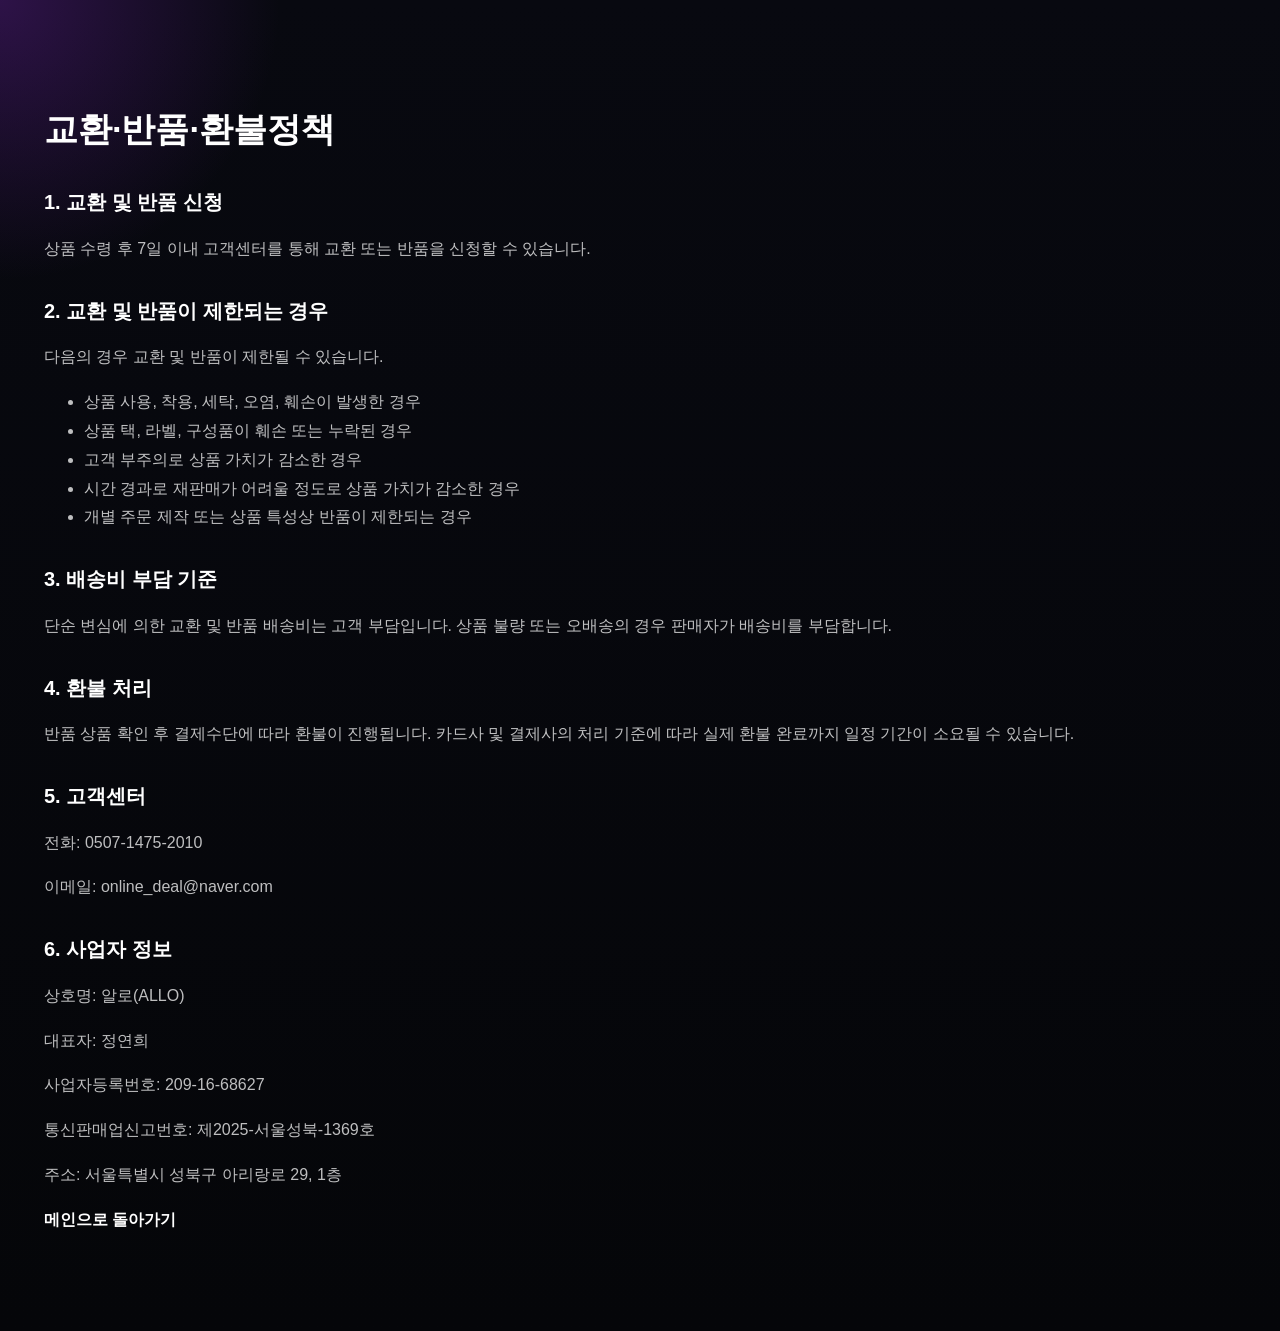
<file: refund.html>
<!DOCTYPE html>
<html lang="ko">

<head>
    <meta charset="UTF-8">
    <meta name="viewport" content="width=device-width, initial-scale=1">
    <title>교환·반품·환불정책 | GRVN</title>
    <meta name="description" content="GRVN 쇼핑몰 교환, 반품, 환불정책">
    <link rel="stylesheet" href="/styles.css?v=20260620-footer-compact-v1">
</head>

<body>
    <main class="page legal-page">
        <h1>교환·반품·환불정책</h1>

        <h2>1. 교환 및 반품 신청</h2>
        <p>
            상품 수령 후 7일 이내 고객센터를 통해 교환 또는 반품을 신청할 수 있습니다.
        </p>

        <h2>2. 교환 및 반품이 제한되는 경우</h2>
        <p>
            다음의 경우 교환 및 반품이 제한될 수 있습니다.
        </p>

        <ul>
            <li>상품 사용, 착용, 세탁, 오염, 훼손이 발생한 경우</li>
            <li>상품 택, 라벨, 구성품이 훼손 또는 누락된 경우</li>
            <li>고객 부주의로 상품 가치가 감소한 경우</li>
            <li>시간 경과로 재판매가 어려울 정도로 상품 가치가 감소한 경우</li>
            <li>개별 주문 제작 또는 상품 특성상 반품이 제한되는 경우</li>
        </ul>

        <h2>3. 배송비 부담 기준</h2>
        <p>
            단순 변심에 의한 교환 및 반품 배송비는 고객 부담입니다.
            상품 불량 또는 오배송의 경우 판매자가 배송비를 부담합니다.
        </p>

        <h2>4. 환불 처리</h2>
        <p>
            반품 상품 확인 후 결제수단에 따라 환불이 진행됩니다.
            카드사 및 결제사의 처리 기준에 따라 실제 환불 완료까지 일정 기간이 소요될 수 있습니다.
        </p>

        <h2>5. 고객센터</h2>
        <p>전화: 0507-1475-2010</p>
        <p>이메일: online_deal@naver.com</p>

        <h2>6. 사업자 정보</h2>
        <p>상호명: 알로(ALLO)</p>
        <p>대표자: 정연희</p>
        <p>사업자등록번호: 209-16-68627</p>
        <p>통신판매업신고번호: 제2025-서울성북-1369호</p>
        <p>주소: 서울특별시 성북구 아리랑로 29, 1층</p>

        <p>
            <a href="/">메인으로 돌아가기</a>
        </p>
    </main>
</body>

</html>
</file>
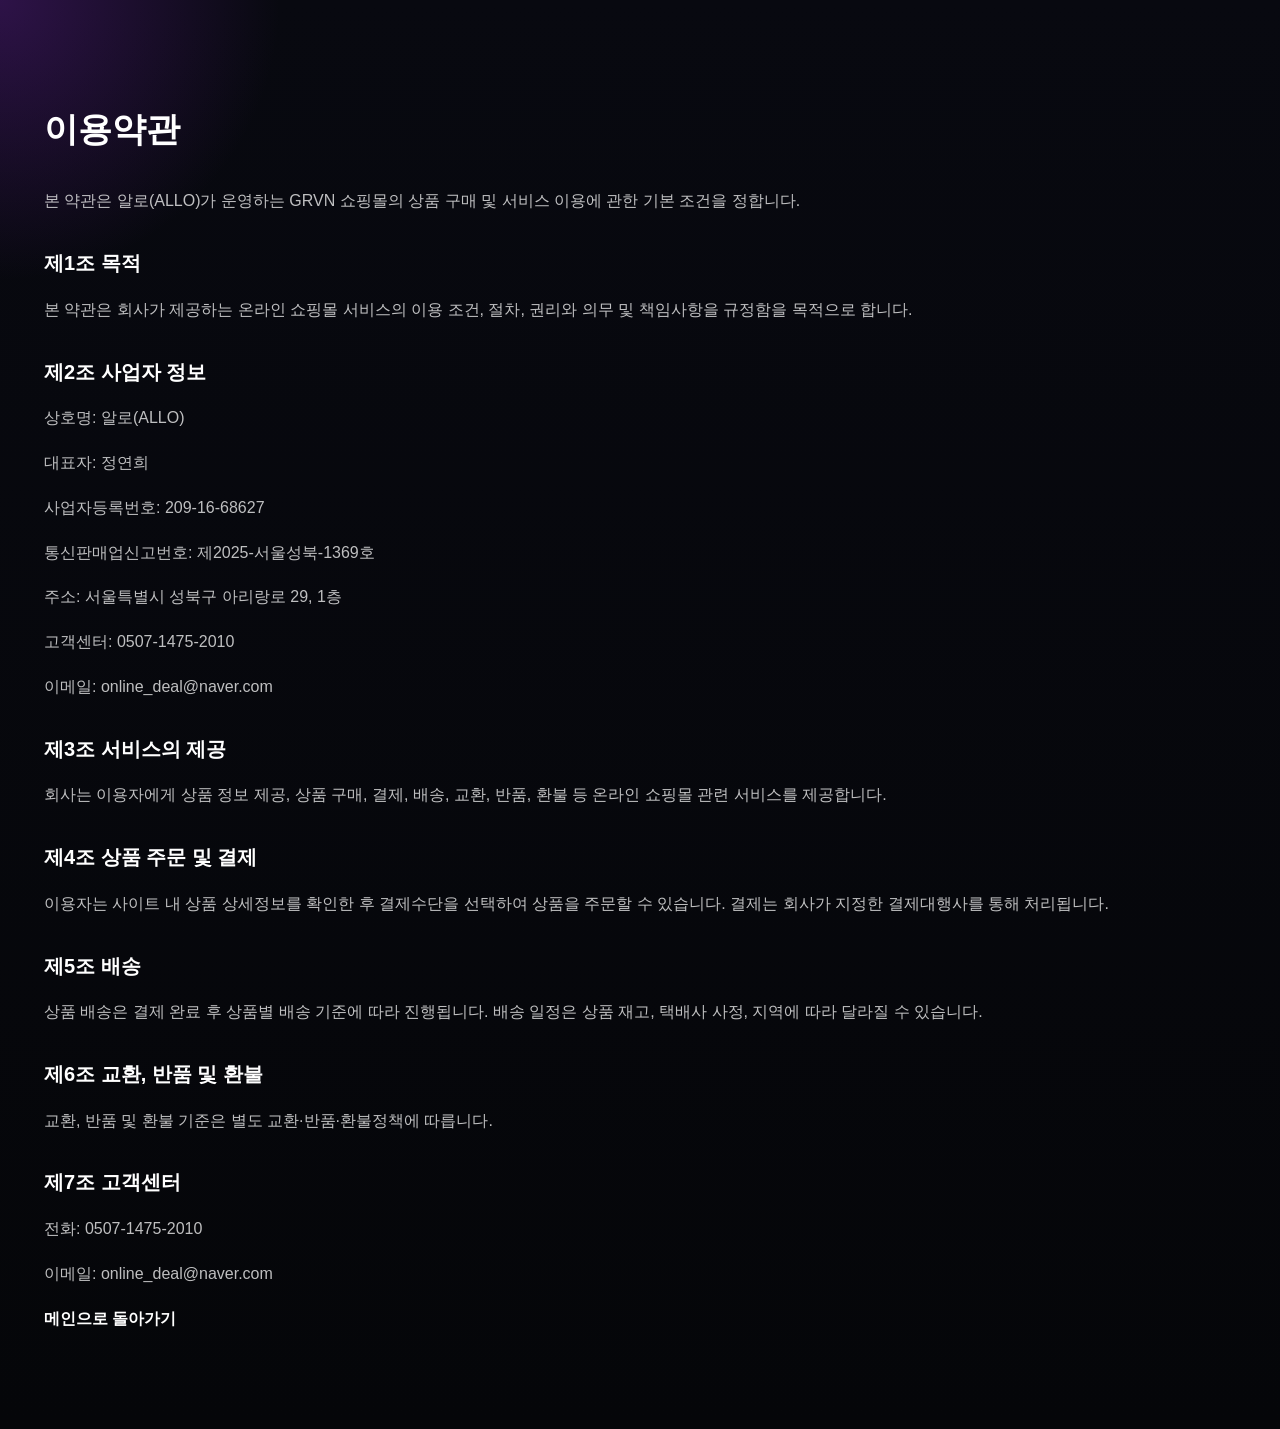
<file: terms.html>
<!DOCTYPE html>
<html lang="ko">

<head>
    <meta charset="UTF-8">
    <meta name="viewport" content="width=device-width, initial-scale=1">
    <title>이용약관 | GRVN</title>
    <meta name="description" content="GRVN 쇼핑몰 이용약관">
    <link rel="stylesheet" href="/styles.css?v=20260620-footer-compact-v1">
</head>

<body>
    <main class="page legal-page">
        <h1>이용약관</h1>

        <p>
            본 약관은 알로(ALLO)가 운영하는 GRVN 쇼핑몰의 상품 구매 및 서비스 이용에 관한 기본 조건을 정합니다.
        </p>

        <h2>제1조 목적</h2>
        <p>
            본 약관은 회사가 제공하는 온라인 쇼핑몰 서비스의 이용 조건, 절차, 권리와 의무 및 책임사항을 규정함을 목적으로 합니다.
        </p>

        <h2>제2조 사업자 정보</h2>
        <p>상호명: 알로(ALLO)</p>
        <p>대표자: 정연희</p>
        <p>사업자등록번호: 209-16-68627</p>
        <p>통신판매업신고번호: 제2025-서울성북-1369호</p>
        <p>주소: 서울특별시 성북구 아리랑로 29, 1층</p>
        <p>고객센터: 0507-1475-2010</p>
        <p>이메일: online_deal@naver.com</p>

        <h2>제3조 서비스의 제공</h2>
        <p>
            회사는 이용자에게 상품 정보 제공, 상품 구매, 결제, 배송, 교환, 반품, 환불 등 온라인 쇼핑몰 관련 서비스를 제공합니다.
        </p>

        <h2>제4조 상품 주문 및 결제</h2>
        <p>
            이용자는 사이트 내 상품 상세정보를 확인한 후 결제수단을 선택하여 상품을 주문할 수 있습니다.
            결제는 회사가 지정한 결제대행사를 통해 처리됩니다.
        </p>

        <h2>제5조 배송</h2>
        <p>
            상품 배송은 결제 완료 후 상품별 배송 기준에 따라 진행됩니다.
            배송 일정은 상품 재고, 택배사 사정, 지역에 따라 달라질 수 있습니다.
        </p>

        <h2>제6조 교환, 반품 및 환불</h2>
        <p>
            교환, 반품 및 환불 기준은 별도 교환·반품·환불정책에 따릅니다.
        </p>

        <h2>제7조 고객센터</h2>
        <p>전화: 0507-1475-2010</p>
        <p>이메일: online_deal@naver.com</p>

        <p>
            <a href="/">메인으로 돌아가기</a>
        </p>
    </main>
</body>

</html>
</file>
<file: styles.css>
:root {
    --bg: #06070b;
    --panel: #11141d;
    --panel2: #181b25;
    --text: #f6f7fb;
    --muted: #b7bed2;
    --line: #30364a;
    --pink: #ed4aac;
    --purple: #9a4be8;
    --blue: #b9cdff;
    --radius: 24px;
    --shadow: 0 30px 90px rgba(0, 0, 0, .42)
}

* {
    box-sizing: border-box
}

html {
    scroll-behavior: smooth
}

body {
    margin: 0;
    background: radial-gradient(circle at 0 0, rgba(92, 30, 140, .45), transparent 280px), linear-gradient(180deg, #080910 0%, #050609 100%);
    color: var(--text);
    font-family: Arial, Helvetica, 'Apple SD Gothic Neo', 'Noto Sans KR', sans-serif;
    line-height: 1.55
}

a {
    color: inherit;
    text-decoration: none
}

button,
input,
select {
    font: inherit
}

.skip-link {
    position: absolute;
    left: -999px;
    top: auto;
    width: 1px;
    height: 1px;
    overflow: hidden
}

.skip-link:focus {
    left: 16px;
    top: 14px;
    width: auto;
    height: auto;
    padding: 10px 14px;
    background: #fff;
    color: #000;
    border-radius: 12px;
    z-index: 99
}

.topbar {
    position: sticky;
    top: 0;
    z-index: 20;
    height: 66px;
    background: rgba(7, 8, 13, .92);
    backdrop-filter: blur(14px);
    border-bottom: 1px solid rgba(255, 255, 255, .12);
    display: flex;
    align-items: center;
    justify-content: space-between;
    padding: 0 max(18px, calc((100vw - 1220px)/2));
    gap: 18px
}

.brand {
    display: flex;
    align-items: center;
    gap: 10px;
    font-weight: 900
}

.brand-mark,
.mark {
    width: 38px;
    height: 38px;
    border-radius: 15px;
    background: linear-gradient(135deg, var(--pink), var(--purple));
    display: inline-grid;
    place-items: center;
    color: #fff;
    font-weight: 950;
    box-shadow: 0 16px 34px rgba(237, 74, 172, .3)
}

.nav {
    display: flex;
    align-items: center;
    gap: 10px
}

.nav a,
.nav button {
    border: 1px solid rgba(255, 255, 255, .17);
    border-radius: 999px;
    padding: 9px 14px;
    background: rgba(255, 255, 255, .04);
    color: #e9e9f4;
    font-size: 14px;
    font-weight: 800
}

.page {
    max-width: 1220px;
    margin: 0 auto;
    padding: 44px 18px 90px
}

.hero-split {
    display: grid;
    grid-template-columns: 1.05fr .95fr;
    gap: 54px;
    align-items: center;
    min-height: 430px
}

.eyebrow {
    margin: 0 0 14px;
    color: #ff8fc6;
    letter-spacing: .32em;
    font-size: 12px;
    font-weight: 950
}

.hero-copy h1 {
    max-width: 660px;
    margin: 0 0 18px;
    font-size: clamp(42px, 7vw, 88px);
    line-height: .96;
    letter-spacing: -.065em
}

.hero-copy p {
    max-width: 690px;
    color: #d3d8e8;
    font-size: 17px
}

.btn {
    border: 0;
    border-radius: 999px;
    padding: 13px 19px;
    font-weight: 950;
    color: #fff;
    cursor: pointer;
    display: inline-flex;
    align-items: center;
    justify-content: center;
    gap: 8px;
    background: rgba(255, 255, 255, .12);
    border: 1px solid rgba(255, 255, 255, .16);
    min-height: 44px
}

.btn.primary {
    background: linear-gradient(135deg, var(--pink), var(--purple));
    border: 0;
    box-shadow: 0 18px 38px rgba(237, 74, 172, .22)
}

.btn.dark {
    background: #0d0f16
}

.hero-panel {
    background: linear-gradient(180deg, rgba(26, 29, 41, .9), rgba(18, 20, 29, .85));
    border: 1px solid var(--line);
    border-radius: 22px;
    padding: 24px;
    box-shadow: var(--shadow);
    max-width: 460px
}

.kpi-grid {
    display: grid;
    grid-template-columns: repeat(3, 1fr);
    gap: 12px
}

.kpi-grid div {
    background: rgba(255, 255, 255, .05);
    border: 1px solid rgba(255, 255, 255, .12);
    border-radius: 14px;
    padding: 16px
}

.kpi-grid strong {
    display: block;
    font-size: 24px
}

.kpi-grid span {
    display: block;
    color: var(--muted);
    font-size: 12px;
    font-weight: 800
}

.notice {
    border: 1px solid var(--line);
    border-radius: 16px;
    background: rgba(255, 255, 255, .04);
    padding: 14px;
    color: #cbd2e5
}

.notice.small {
    font-size: 13px;
    margin: 16px 0 0
}

.shop-section {
    padding-top: 20px
}

.section-head {
    display: flex;
    align-items: flex-end;
    justify-content: space-between;
    gap: 16px;
    margin-bottom: 18px
}

.section-head h2 {
    font-size: 28px;
    margin: 0
}

.search-label {
    font-size: 0
}

.search-label input,
.field input,
.field select {
    width: 100%;
    min-height: 50px;
    border-radius: 18px;
    border: 1px solid var(--line);
    background: #090b13;
    color: #fff;
    padding: 0 16px;
    font-weight: 800
}

.search-label input {
    min-width: 320px
}

.tabs {
    display: flex;
    gap: 10px;
    flex-wrap: wrap;
    margin-bottom: 18px
}

.tab {
    border: 1px solid var(--line);
    background: #151823;
    color: #fff;
    border-radius: 999px;
    padding: 10px 15px;
    font-weight: 950;
    cursor: pointer
}

.tab[aria-selected=true] {
    background: #fff;
    color: #07070b
}

.feed-grid {
    display: grid;
    grid-template-columns: repeat(3, minmax(0, 1fr));
    gap: 18px
}

.clip-card {
    border: 1px solid var(--line);
    border-radius: 22px;
    overflow: hidden;
    background: #10131c;
    box-shadow: 0 24px 60px rgba(0, 0, 0, .35)
}

.video-box {
    position: relative;
    aspect-ratio: 9/16;
    background: #000;
    overflow: hidden
}

.video-box video {
    width: 100%;
    height: 100%;
    object-fit: cover;
    display: block
}

.clip-badge {
    position: absolute;
    left: 12px;
    top: 12px;
    z-index: 2;
    padding: 7px 10px;
    border-radius: 999px;
    background: rgba(0, 0, 0, .55);
    backdrop-filter: blur(10px);
    font-size: 11px;
    font-weight: 950
}

.sound-chip {
    position: absolute;
    left: 12px;
    bottom: 12px;
    z-index: 2;
    border: 0;
    border-radius: 999px;
    padding: 7px 10px;
    background: rgba(0, 0, 0, .5);
    color: #fff;
    font-size: 11px
}

.clip-info {
    padding: 14px
}

.clip-info h3 {
    margin: 0 0 8px;
    font-size: 17px
}

.clip-info p {
    margin: 0 0 12px;
    color: #c9d0e3;
    font-size: 13px
}

.mini-product {
    display: flex;
    align-items: center;
    gap: 10px;
    padding: 10px;
    border: 1px solid var(--line);
    border-radius: 14px;
    background: rgba(255, 255, 255, .04);
    margin-bottom: 12px
}

.mini-product>span {
    border-radius: 12px;
    background: #f5e9ff;
    color: #5e238f;
    padding: 8px 9px;
    font-weight: 950;
    font-size: 12px
}

.mini-product b,
.mini-product strong {
    display: block;
    font-size: 12px
}

.card-actions {
    display: grid;
    grid-template-columns: 1fr 1fr;
    gap: 8px
}

.auth-layout {
    max-width: 1280px;
    margin: 0 auto;
    padding: 46px 18px 80px
}

.auth-grid {
    display: grid;
    grid-template-columns: .95fr 1.25fr;
    gap: 24px;
    align-items: stretch
}

.auth-card,
.dash-card,
.panel {
    background: rgba(18, 21, 31, .92);
    border: 1px solid var(--line);
    border-radius: 28px;
    padding: 30px;
    box-shadow: var(--shadow)
}

.auth-card h1,
.auth-card h2,
.dash-title {
    margin: 0 0 16px;
    font-size: clamp(30px, 4vw, 46px);
    line-height: 1.1;
    letter-spacing: -.04em
}

.hint,
.muted {
    color: var(--muted)
}

.field {
    display: grid;
    gap: 8px;
    margin: 14px 0;
    color: #dbe4ff;
    font-weight: 900
}

.hidden {
    display: none !important
}

.dash-head {
    display: flex;
    justify-content: space-between;
    gap: 18px;
    align-items: flex-start;
    margin-bottom: 20px
}

.code-row {
    display: flex;
    gap: 10px;
    align-items: center;
    flex-wrap: wrap
}

.pill {
    display: inline-flex;
    border-radius: 999px;
    background: rgba(237, 74, 172, .16);
    border: 1px solid rgba(237, 74, 172, .35);
    padding: 11px 15px;
    font-weight: 950
}

.stats {
    display: grid;
    grid-template-columns: repeat(4, 1fr);
    gap: 14px;
    margin-bottom: 18px
}

.stat {
    background: var(--panel);
    border: 1px solid var(--line);
    border-radius: 20px;
    padding: 18px
}

.stat p {
    margin: 0 0 8px;
    color: var(--muted);
    font-weight: 900
}

.stat strong {
    font-size: 28px
}

.dashboard-grid {
    display: grid;
    grid-template-columns: .85fr 1.15fr;
    gap: 18px
}

.table-wrap {
    overflow: auto
}

table {
    width: 100%;
    border-collapse: collapse;
    background: #0c0e15;
    border-radius: 16px;
    overflow: hidden
}

th,
td {
    padding: 12px 10px;
    border-bottom: 1px solid var(--line);
    text-align: left
}

th {
    color: #b9c9ff;
    font-size: 13px
}

.toast {
    position: fixed;
    right: 18px;
    bottom: 18px;
    padding: 14px 18px;
    border-radius: 18px;
    background: #fff;
    color: #111;
    font-weight: 900;
    box-shadow: 0 18px 60px rgba(0, 0, 0, .35);
    opacity: 0;
    transform: translateY(10px);
    pointer-events: none;
    transition: .2s;
    z-index: 80
}

.toast.show {
    opacity: 1;
    transform: translateY(0)
}

.landing-wrap {
    max-width: 1120px;
    margin: 0 auto;
    padding: 28px 18px 60px
}

.landing-card {
    background: rgba(18, 21, 31, .94);
    border: 1px solid var(--line);
    border-radius: 30px;
    overflow: hidden;
    box-shadow: var(--shadow)
}

.landing-hero {
    display: grid;
    grid-template-columns: .8fr 1.2fr
}

.landing-video {
    min-height: 680px;
    background: #000
}

.landing-video video {
    width: 100%;
    height: 100%;
    object-fit: cover;
    display: block
}

.landing-info {
    padding: 34px
}

.landing-info h1 {
    font-size: clamp(34px, 5vw, 56px);
    line-height: 1.02;
    margin: 0 0 16px;
    letter-spacing: -.05em
}

.price-box {
    display: flex;
    justify-content: space-between;
    gap: 12px;
    margin: 20px 0;
    padding: 16px;
    border: 1px solid var(--line);
    border-radius: 18px;
    background: rgba(255, 255, 255, .04)
}

.price-box strong {
    font-size: 32px
}

.summary {
    background: #0c0e15;
    border: 1px solid var(--line);
    border-radius: 18px;
    padding: 14px;
    margin: 16px 0
}

.summary-row {
    display: flex;
    justify-content: space-between;
    gap: 12px;
    padding: 8px 0;
    color: var(--muted)
}

.summary-row.total {
    border-top: 1px solid var(--line);
    margin-top: 8px;
    padding-top: 14px;
    color: #fff;
    font-weight: 950
}

.complete {
    display: none;
    margin-top: 16px;
    border: 1px solid rgba(34, 197, 94, .45);
    background: rgba(34, 197, 94, .12);
    border-radius: 18px;
    padding: 18px
}

.complete.show {
    display: block
}

.sr-only {
    position: absolute;
    width: 1px;
    height: 1px;
    padding: 0;
    margin: -1px;
    overflow: hidden;
    clip: rect(0, 0, 0, 0);
    white-space: nowrap;
    border: 0
}

@media(max-width:950px) {

    .hero-split,
    .auth-grid,
    .dashboard-grid,
    .landing-hero {
        grid-template-columns: 1fr
    }

    .feed-grid {
        grid-template-columns: repeat(2, minmax(0, 1fr))
    }

    .stats {
        grid-template-columns: repeat(2, 1fr)
    }

    .landing-video {
        min-height: 420px
    }
}

@media(max-width:620px) {
    .topbar {
        height: auto;
        min-height: 66px;
        align-items: flex-start;
        flex-direction: column;
        padding: 12px 16px
    }

    .nav {
        flex-wrap: wrap
    }

    .page {
        padding-top: 28px
    }

    .hero-copy h1 {
        font-size: 42px
    }

    .section-head {
        align-items: stretch;
        flex-direction: column
    }

    .search-label input {
        min-width: 0
    }

    .feed-grid,
    .card-actions,
    .stats {
        grid-template-columns: 1fr
    }

    .auth-card,
    .dash-card,
    .panel {
        padding: 22px
    }

    .kpi-grid {
        grid-template-columns: 1fr
    }
}


/* 2026-05 PIP related products inside short-form video */
.pip-products {
    position: absolute;
    left: 12px;
    right: 12px;
    bottom: 54px;
    z-index: 3;
    border: 1px solid rgba(255, 255, 255, .22);
    border-radius: 18px;
    background: linear-gradient(180deg, rgba(8, 9, 14, .62), rgba(8, 9, 14, .82));
    backdrop-filter: blur(12px);
    padding: 10px;
    box-shadow: 0 18px 48px rgba(0, 0, 0, .32)
}

.pip-head {
    display: flex;
    align-items: center;
    gap: 8px;
    justify-content: space-between;
    margin-bottom: 8px;
    color: #fff;
    font-size: 11px;
    font-weight: 950;
    letter-spacing: .02em
}

.pip-head span {
    max-width: 58%;
    overflow: hidden;
    text-overflow: ellipsis;
    white-space: nowrap;
    color: #f5d2e9
}

.pip-head b {
    color: #fff
}

.pip-list {
    display: grid;
    grid-template-columns: 1fr 1fr;
    gap: 8px
}

.pip-item {
    min-width: 0;
    display: grid;
    grid-template-columns: 44px 1fr;
    align-items: center;
    gap: 8px;
    text-align: left;
    border: 1px solid rgba(255, 255, 255, .2);
    border-radius: 14px;
    background: rgba(255, 255, 255, .08);
    color: #fff;
    padding: 7px;
    cursor: pointer
}

.pip-item:focus-visible {
    outline: 3px solid #fff;
    outline-offset: 3px
}

.pip-thumb {
    width: 44px;
    height: 54px;
    border-radius: 10px;
    display: grid;
    place-items: center;
    background: linear-gradient(135deg, #fff0f8, #d9c7ff);
    color: #6b1f88;
    font-size: 10px;
    font-weight: 950
}

.pip-copy {
    min-width: 0;
    display: block
}

.pip-copy b,
.pip-copy strong,
.pip-copy em {
    display: block;
    overflow: hidden;
    text-overflow: ellipsis;
    white-space: nowrap
}

.pip-copy b {
    font-size: 10px;
    color: #ffaad2
}

.pip-copy strong {
    font-size: 11px;
    line-height: 1.2;
    margin: 2px 0
}

.pip-copy em {
    font-style: normal;
    font-size: 10px;
    color: #cbd2e5
}

.sound-chip {
    bottom: 10px
}

.clip-card .video-box video::-webkit-media-controls-panel {
    background: linear-gradient(transparent, rgba(0, 0, 0, .45))
}

/* Optimized product landing detail page */
.landing-page-detail {
    max-width: 1280px
}

.landing-detail-card {
    overflow: visible
}

.landing-detail-grid {
    display: grid;
    grid-template-columns: minmax(320px, .76fr) minmax(420px, 1.24fr);
    gap: 0
}

.sticky-media {
    position: sticky;
    top: 88px;
    height: calc(100vh - 116px);
    min-height: 680px;
    background: #000;
    border-radius: 30px 0 0 30px;
    overflow: hidden
}

.sticky-media video {
    width: 100%;
    height: 100%;
    object-fit: cover;
    display: block
}

.media-overlay {
    position: absolute;
    left: 18px;
    right: 18px;
    bottom: 18px;
    border: 1px solid rgba(255, 255, 255, .18);
    border-radius: 20px;
    background: rgba(0, 0, 0, .5);
    backdrop-filter: blur(14px);
    padding: 14px
}

.media-overlay b {
    display: block;
    font-size: 14px
}

.media-overlay p {
    margin: 4px 0 0;
    color: #d9deef;
    font-size: 12px
}

.detail-content {
    padding: 34px
}

.detail-tabs {
    position: sticky;
    top: 66px;
    z-index: 4;
    display: flex;
    gap: 8px;
    flex-wrap: wrap;
    margin: 26px -34px 24px;
    padding: 12px 34px;
    background: rgba(18, 21, 31, .94);
    border-top: 1px solid var(--line);
    border-bottom: 1px solid var(--line);
    backdrop-filter: blur(14px)
}

.detail-tabs a {
    border: 1px solid var(--line);
    border-radius: 999px;
    padding: 10px 14px;
    background: rgba(255, 255, 255, .04);
    font-weight: 950;
    color: #fff
}

.detail-section {
    scroll-margin-top: 140px;
    border: 1px solid var(--line);
    border-radius: 24px;
    background: rgba(255, 255, 255, .035);
    padding: 24px;
    margin: 18px 0
}

.detail-section h2 {
    margin: 0 0 14px;
    font-size: 26px;
    letter-spacing: -.04em
}

.look-grid {
    display: grid;
    grid-template-columns: repeat(3, 1fr);
    gap: 12px
}

.look-tile {
    min-height: 180px;
    border-radius: 20px;
    background: linear-gradient(135deg, rgba(255, 255, 255, .14), rgba(237, 74, 172, .12));
    border: 1px solid rgba(255, 255, 255, .12);
    display: flex;
    align-items: flex-end;
    padding: 16px;
    color: #fff;
    font-weight: 950
}

.spec-list {
    display: grid;
    gap: 10px
}

.spec-list div {
    display: flex;
    justify-content: space-between;
    gap: 16px;
    border-bottom: 1px solid var(--line);
    padding-bottom: 10px;
    color: #d8def1
}

.spec-list dt {
    font-weight: 950;
    color: #fff
}

.spec-list dd {
    margin: 0;
    text-align: right;
    color: #c6cede
}

.review-card {
    border: 1px solid var(--line);
    border-radius: 18px;
    padding: 16px;
    background: rgba(0, 0, 0, .18);
    margin: 10px 0
}

.review-card b {
    color: #ffb1d5
}

.policy-grid {
    display: grid;
    grid-template-columns: repeat(3, 1fr);
    gap: 10px
}

.policy-grid article {
    border: 1px solid var(--line);
    border-radius: 18px;
    padding: 16px;
    background: rgba(0, 0, 0, .16)
}

.payment-sticky {
    position: sticky;
    bottom: 14px;
    border: 1px solid rgba(237, 74, 172, .42);
    background: linear-gradient(135deg, rgba(25, 27, 38, .96), rgba(20, 16, 28, .96));
    box-shadow: 0 18px 52px rgba(0, 0, 0, .44);
    border-radius: 24px;
    padding: 16px;
    margin-top: 20px
}

.payment-sticky .summary {
    margin: 12px 0
}

.form-grid2 {
    display: grid;
    grid-template-columns: 1fr 1fr;
    gap: 12px
}

@media(max-width:950px) {
    .pip-products {
        bottom: 52px
    }

    .landing-detail-grid {
        grid-template-columns: 1fr
    }

    .sticky-media {
        position: relative;
        top: auto;
        height: auto;
        min-height: 420px;
        border-radius: 30px 30px 0 0
    }

    .detail-tabs {
        top: 0
    }

    .look-grid,
    .policy-grid {
        grid-template-columns: 1fr 1fr
    }

    .form-grid2 {
        grid-template-columns: 1fr
    }
}

@media(max-width:620px) {
    .pip-products {
        left: 8px;
        right: 8px;
        bottom: 48px;
        padding: 8px
    }

    .pip-list {
        grid-template-columns: 1fr
    }

    .pip-item:nth-child(2) {
        display: none
    }

    .pip-thumb {
        width: 38px;
        height: 46px
    }

    .detail-content {
        padding: 22px
    }

    .detail-tabs {
        margin-left: -22px;
        margin-right: -22px;
        padding-left: 22px;
        padding-right: 22px
    }

    .look-grid,
    .policy-grid {
        grid-template-columns: 1fr
    }

    .payment-sticky {
        bottom: 8px
    }
}

/* PIP related products inside short-form video */
.pip-products {
    position: absolute;
    left: 12px;
    right: 12px;
    bottom: 42px;
    z-index: 4;
    border: 1px solid rgba(255, 255, 255, .28);
    border-radius: 18px;
    background: linear-gradient(180deg, rgba(12, 13, 18, .58), rgba(12, 13, 18, .78));
    backdrop-filter: blur(16px);
    padding: 10px;
    box-shadow: 0 14px 40px rgba(0, 0, 0, .34)
}

.pip-head {
    display: flex;
    justify-content: space-between;
    align-items: center;
    gap: 8px;
    margin: 0 0 8px;
    font-size: 11px;
    color: #fff
}

.pip-head span {
    display: flex;
    align-items: center;
    gap: 6px;
    font-weight: 950
}

.pip-head span:before {
    content: '';
    width: 18px;
    height: 18px;
    border-radius: 999px;
    background: linear-gradient(135deg, var(--pink), var(--purple));
    display: inline-block
}

.pip-head b {
    font-size: 11px;
    color: #e9ecfb
}

.pip-list {
    display: grid;
    grid-template-columns: 1fr 1fr;
    gap: 8px
}

.pip-item {
    min-width: 0;
    border: 1px solid rgba(255, 255, 255, .18);
    border-radius: 14px;
    padding: 0;
    background: rgba(255, 255, 255, .08);
    color: #fff;
    display: grid;
    grid-template-columns: 58px 1fr;
    gap: 8px;
    align-items: stretch;
    overflow: hidden;
    cursor: pointer;
    text-align: left
}

.pip-item:focus-visible {
    outline: 3px solid #fff;
    outline-offset: 2px
}

.pip-thumb {
    min-height: 70px;
    display: grid;
    place-items: center;
    background: linear-gradient(135deg, #f8f0ff, #dbd4ff);
    color: #532072;
    font-size: 11px;
    font-weight: 950;
    letter-spacing: -.04em
}

.pip-copy {
    padding: 8px 8px 8px 0;
    min-width: 0;
    display: flex;
    flex-direction: column;
    justify-content: center
}

.pip-copy b {
    font-size: 10px;
    color: #ffb5dc;
    white-space: nowrap;
    overflow: hidden;
    text-overflow: ellipsis
}

.pip-copy strong {
    font-size: 12px;
    line-height: 1.15;
    display: -webkit-box;
    -webkit-line-clamp: 2;
    line-clamp: 2;
    -webkit-box-orient: vertical;
    overflow: hidden
}

.pip-copy em {
    font-style: normal;
    color: #fff;
    font-size: 11px;
    font-weight: 950;
    margin-top: 4px
}

.sound-chip {
    bottom: 8px
}

.video-box:after {
    content: '';
    position: absolute;
    left: 0;
    right: 0;
    bottom: 0;
    height: 44%;
    background: linear-gradient(180deg, transparent, rgba(0, 0, 0, .48));
    pointer-events: none;
    z-index: 1
}

.video-box video,
.clip-badge,
.sound-chip,
.pip-products {
    position: absolute
}

.video-box video {
    inset: 0
}

.clip-badge,
.sound-chip,
.pip-products {
    z-index: 3
}

.pip-products {
    z-index: 5
}

/* Product landing detail optimization */
.detail-shell {
    padding: 26px;
    background: #080a10;
    border-top: 1px solid var(--line)
}

.detail-tabs {
    position: sticky;
    top: 0;
    z-index: 10;
    display: flex;
    gap: 8px;
    flex-wrap: wrap;
    background: rgba(8, 10, 16, .94);
    padding: 12px 0;
    margin-bottom: 18px;
    backdrop-filter: blur(12px)
}

.detail-tabs a {
    border: 1px solid var(--line);
    border-radius: 999px;
    padding: 10px 14px;
    background: rgba(255, 255, 255, .05);
    font-weight: 950;
    color: #f3f6ff
}

.detail-section {
    scroll-margin-top: 88px;
    background: rgba(255, 255, 255, .035);
    border: 1px solid var(--line);
    border-radius: 24px;
    padding: 24px;
    margin: 0 0 18px
}

.detail-section h2 {
    font-size: clamp(24px, 4vw, 38px);
    line-height: 1.1;
    margin: 0 0 12px;
    letter-spacing: -.04em
}

.detail-visual {
    min-height: 420px;
    border-radius: 24px;
    background: linear-gradient(135deg, #eee5ff, #ffd9eb 45%, #191b26 46%, #10131c);
    display: grid;
    place-items: center;
    text-align: center;
    padding: 30px;
    margin: 18px 0;
    color: #171824
}

.detail-visual strong {
    font-size: clamp(36px, 7vw, 82px);
    line-height: .95;
    letter-spacing: -.07em
}

.detail-visual span {
    display: block;
    margin-top: 12px;
    font-weight: 950;
    color: #5f2c6f
}

.detail-grid {
    display: grid;
    grid-template-columns: repeat(3, 1fr);
    gap: 12px
}

.detail-grid article {
    background: #11141d;
    border: 1px solid var(--line);
    border-radius: 18px;
    padding: 18px
}

.detail-grid h3 {
    margin: 0 0 8px
}

.spec-table th {
    width: 34%;
    color: #b9c9ff
}

.sticky-checkout {
    position: sticky;
    bottom: 12px;
    margin-top: 18px;
    background: rgba(18, 21, 31, .94);
    border: 1px solid rgba(255, 255, 255, .18);
    border-radius: 22px;
    padding: 12px;
    display: flex;
    align-items: center;
    justify-content: space-between;
    gap: 12px;
    box-shadow: 0 18px 60px rgba(0, 0, 0, .38);
    backdrop-filter: blur(14px)
}

.sticky-checkout strong {
    font-size: 20px
}

.landing-hero.detail-ready {
    grid-template-columns: .72fr 1.28fr
}

.landing-video.detail-video {
    min-height: 740px;
    position: sticky;
    top: 84px;
    align-self: start
}

.landing-video.detail-video video {
    border-radius: 0
}

@media(max-width:950px) {
    .landing-video.detail-video {
        position: relative;
        top: auto;
        min-height: 520px
    }

    .detail-grid {
        grid-template-columns: 1fr
    }

    .sticky-checkout {
        position: static;
        align-items: stretch;
        flex-direction: column
    }

    .pip-products {
        bottom: 40px
    }

    .pip-item {
        grid-template-columns: 52px 1fr
    }

    .pip-copy strong {
        font-size: 11px
    }
}

@media(max-width:620px) {
    .pip-products {
        left: 8px;
        right: 8px;
        bottom: 38px;
        padding: 8px;
        border-radius: 16px
    }

    .pip-list {
        gap: 6px
    }

    .pip-item {
        grid-template-columns: 46px 1fr
    }

    .pip-thumb {
        min-height: 58px
    }

    .pip-copy b {
        display: none
    }

    .pip-copy strong {
        font-size: 10.5px
    }

    .pip-copy em {
        font-size: 10px
    }

    .detail-section {
        padding: 18px
    }

    .detail-visual {
        min-height: 300px
    }
}

textarea {
    width: 100%;
    border: 1px solid #d8dee9;
    border-radius: 14px;
    padding: 12px;
    font: inherit;
    resize: vertical;
    background: #fff;
}

#adminPanel {
    margin-top: 18px;
}

#adminPanel .table-wrap {
    max-height: 460px;
    overflow: auto;
}


/* 2026-05-17 TOPBAR BRAND FIX: STN -> GRVN, remove text logo label */
.brand {
    display: flex;
    align-items: center;
    gap: 0;
    font-weight: 900
}

.brand-mark,
.mark {
    width: 58px;
    min-width: 58px;
    height: 38px;
    border-radius: 15px;
    font-size: 14px;
    letter-spacing: -.04em;
    line-height: 1;
}

.topbar .brand>span:not(.brand-mark) {
    display: none !important;
}

@media(max-width:620px) {

    .brand-mark,
    .mark {
        width: 54px;
        min-width: 54px;
        height: 36px;
        font-size: 13px
    }
}


/* =============================================================
   인플루언서 클립카드 레이아웃 (2026-05-29)
   - .influencer-clip-card: 전체 너비 1단 카드
   - .clip-media-row: 영상(좌) + 상품패널(우) 2단 그리드
   ============================================================= */

.filter-block {
    margin: 10px 0 16px
}

.filter-label {
    margin: 0 0 8px;
    color: var(--muted);
    font-weight: 950;
    font-size: 13px
}

.small-tab {
    font-size: 13px;
    padding: 8px 12px
}

.look-meta small {
    display: block;
    margin-top: 5px;
    color: #bfe6ff;
    font-size: 11px;
    font-weight: 900
}

.look-badges {
    display: flex;
    flex-wrap: wrap;
    gap: 8px
}

.look-badges span {
    border: 1px solid rgba(255, 255, 255, .18);
    background: rgba(255, 255, 255, .06);
    border-radius: 999px;
    padding: 7px 10px;
    font-size: 12px;
    font-weight: 950;
    color: #f2f4ff
}

.clip-summary-row {
    display: grid;
    grid-template-columns: repeat(3, 1fr);
    gap: 10px
}

.clip-summary-row div {
    border: 1px solid var(--line);
    background: rgba(255, 255, 255, .045);
    border-radius: 16px;
    padding: 12px
}

.clip-summary-row b {
    display: block;
    font-size: 20px
}

.clip-summary-row span {
    display: block;
    color: var(--muted);
    font-size: 12px;
    font-weight: 900
}

.look-product-list {
    display: grid;
    grid-template-columns: repeat(2, minmax(0, 1fr));
    gap: 10px
}

.look-product {
    border: 1px solid rgba(255, 255, 255, .14);
    background: rgba(255, 255, 255, .055);
    color: #fff;
    border-radius: 16px;
    padding: 12px;
    text-align: left;
    display: grid;
    grid-template-columns: 74px 1fr;
    gap: 12px;
    cursor: pointer;
    transition: .18s ease
}

.look-product:hover,
.look-product:focus {
    transform: translateY(-2px);
    border-color: rgba(237, 74, 172, .65);
    background: rgba(237, 74, 172, .14);
    outline: none
}

.look-no {
    min-height: 66px;
    border-radius: 13px;
    background: linear-gradient(135deg, var(--pink), var(--purple));
    display: grid;
    place-items: center;
    text-align: center;
    font-weight: 950;
    font-size: 12px
}

.look-meta b,
.look-meta strong,
.look-meta em {
    display: block
}

.look-meta b {
    font-size: 11px;
    color: #ffb8df;
    letter-spacing: .06em
}

.look-meta strong {
    font-size: 14px;
    line-height: 1.25;
    margin: 3px 0 5px
}

.look-meta em {
    font-style: normal;
    color: #dce3f7;
    font-size: 12px;
    font-weight: 900
}

.video-notice {
    position: absolute;
    left: 12px;
    right: 12px;
    bottom: 52px;
    z-index: 3;
    background: rgba(0, 0, 0, .72)
}

/* 확정 레이아웃 (영상+상품 완전 분리) */
.page {
    max-width: 1240px !important;
    width: 100% !important;
    margin: 0 auto !important;
    padding-left: 24px !important;
    padding-right: 24px !important
}

.shop-section {
    overflow: visible !important
}

.feed-grid {
    display: block !important;
    width: 100% !important
}

.influencer-clip-card {
    width: 100% !important;
    max-width: 1160px !important;
    margin: 0 auto 34px !important;
    padding: 22px !important;
    overflow: hidden !important;
    border-radius: 28px !important;
    background: #11141d !important;
    border: 1px solid rgba(237, 74, 172, .38) !important
}

.clip-media-row {
    display: grid !important;
    grid-template-columns: 400px minmax(0, 1fr) !important;
    column-gap: 32px !important;
    row-gap: 0 !important;
    align-items: start !important;
    width: 100% !important;
    max-width: 100% !important;
    overflow: visible !important
}

.clip-media-row>.single-video-box,
.clip-media-row>.video-box {
    grid-column: 1 !important;
    width: 400px !important;
    max-width: 400px !important;
    min-width: 0 !important;
    aspect-ratio: 9/16 !important;
    height: auto !important;
    min-height: 0 !important;
    max-height: none !important;
    border-radius: 22px !important;
    overflow: hidden !important;
    position: relative !important;
    z-index: 1 !important
}

.clip-media-row>.video-box video {
    width: 100% !important;
    height: 100% !important;
    display: block !important;
    object-fit: cover !important
}

.clip-media-row>.clip-product-panel {
    grid-column: 2 !important;
    width: 100% !important;
    min-width: 0 !important;
    max-width: 100% !important;
    position: relative !important;
    z-index: 2 !important;
    overflow: visible !important;
    border-radius: 22px !important;
    padding: 34px 36px 30px !important;
    border: 1px solid rgba(255, 255, 255, .14) !important;
    background: linear-gradient(180deg, #171a25 0%, #0f1119 100%) !important
}

.clip-info-head,
.clip-info-head * {
    max-width: 100% !important;
    overflow-wrap: break-word !important;
    word-break: keep-all !important
}

.clip-info-head .eyebrow {
    margin: 0 0 8px !important;
    padding: 0 !important;
    font-size: 12px !important;
    letter-spacing: .32em !important
}

.clip-info-head h3 {
    margin: 0 0 14px !important;
    padding: 0 !important;
    font-size: 30px !important;
    line-height: 1.18 !important;
    letter-spacing: -.04em !important;
    white-space: normal !important
}

.clip-info-head p {
    margin: 0 !important;
    padding: 0 !important;
    max-width: 100% !important;
    font-size: 15px !important;
    line-height: 1.78 !important;
    color: #d5daeb !important;
    white-space: normal !important
}

.look-badges {
    margin: 18px 0 16px !important;
    gap: 8px !important
}

.clip-summary-row {
    display: grid !important;
    grid-template-columns: repeat(3, minmax(0, 1fr)) !important;
    gap: 12px !important;
    margin: 0 0 18px !important
}

.clip-summary-row div {
    min-width: 0 !important;
    padding: 16px 18px !important
}

.look-product-list {
    display: grid !important;
    grid-template-columns: repeat(2, minmax(0, 1fr)) !important;
    gap: 14px !important;
    width: 100% !important
}

.look-product {
    min-width: 0 !important;
    width: 100% !important;
    display: grid !important;
    grid-template-columns: 72px minmax(0, 1fr) !important;
    align-items: center !important;
    gap: 14px !important;
    padding: 14px !important
}

.look-no {
    width: 72px !important;
    min-width: 72px !important;
    height: 72px !important;
    min-height: 72px !important
}

.look-meta {
    min-width: 0 !important;
    padding-left: 0 !important
}

.look-meta b,
.look-meta strong,
.look-meta em,
.look-meta small {
    white-space: normal !important;
    overflow-wrap: break-word !important;
    word-break: keep-all !important
}

.look-meta strong {
    font-size: 14px !important;
    line-height: 1.35 !important
}

.clip-actions {
    display: grid !important;
    grid-template-columns: 1fr 1fr !important;
    gap: 14px !important;
    margin-top: 22px !important
}

.clip-actions .btn {
    min-width: 0 !important;
    width: 100% !important
}

@media (max-width: 1080px) {
    .clip-media-row {
        grid-template-columns: 360px minmax(0, 1fr) !important;
        column-gap: 24px !important
    }

    .clip-media-row>.single-video-box,
    .clip-media-row>.video-box {
        width: 360px !important;
        max-width: 360px !important
    }

    .clip-product-panel {
        padding: 28px 26px !important
    }

    .look-product-list {
        grid-template-columns: 1fr !important
    }
}

@media (max-width: 860px) {
    .page {
        padding-left: 16px !important;
        padding-right: 16px !important
    }

    .influencer-clip-card {
        padding: 14px !important
    }

    .clip-media-row {
        display: block !important
    }

    .clip-media-row>.single-video-box,
    .clip-media-row>.video-box {
        width: 100% !important;
        max-width: 100% !important;
        margin: 0 0 18px !important
    }

    .clip-product-panel {
        width: 100% !important;
        padding: 24px 20px !important
    }

    .clip-summary-row {
        grid-template-columns: 1fr !important
    }

    .clip-actions {
        grid-template-columns: 1fr !important
    }
}

/* ===== GRVN Admin MVP / 2026-05-31 ===== */
.hidden {
    display: none !important
}

.admin-body {
    background: #0d0d0f;
    color: #f5f5f5
}

.admin-topbar {
    position: sticky;
    top: 14px;
    z-index: 20;
    margin: 14px auto 0;
    max-width: 1180px;
    background: rgba(20, 20, 24, .86);
    backdrop-filter: blur(18px);
    border: 1px solid rgba(255, 255, 255, .09)
}

.admin-shell {
    max-width: 1180px;
    margin: 24px auto 70px;
    padding: 0 18px
}

.admin-login-card,
.admin-form-card,
.admin-list-card,
.admin-hero,
.admin-kpi-grid article {
    background: linear-gradient(145deg, rgba(255, 255, 255, .095), rgba(255, 255, 255, .035));
    border: 1px solid rgba(255, 255, 255, .11);
    box-shadow: 0 24px 80px rgba(0, 0, 0, .32);
    border-radius: 28px
}

.admin-login-card {
    max-width: 640px;
    margin: 80px auto;
    padding: 34px
}

.admin-login-card h1,
.admin-hero h1 {
    font-size: clamp(32px, 5vw, 64px);
    line-height: .94;
    margin: 8px 0 16px;
    letter-spacing: -.06em;
    text-transform: uppercase
}

.admin-login-grid {
    display: grid;
    grid-template-columns: 1fr 1fr;
    gap: 14px;
    margin: 24px 0
}

.admin-hero {
    padding: 28px;
    display: flex;
    justify-content: space-between;
    gap: 22px;
    align-items: flex-end;
    margin-bottom: 18px
}

.admin-hero p {
    max-width: 760px
}

.admin-hero-actions {
    display: flex;
    gap: 10px;
    flex-wrap: wrap;
    justify-content: flex-end
}

.admin-kpi-grid {
    display: grid;
    grid-template-columns: repeat(4, 1fr);
    gap: 14px;
    margin: 18px 0
}

.admin-kpi-grid article {
    padding: 18px
}

.admin-kpi-grid span {
    display: block;
    color: #aaa;
    font-size: 13px
}

.admin-kpi-grid strong {
    display: block;
    margin-top: 8px;
    font-size: 28px;
    letter-spacing: -.04em
}

.admin-grid {
    display: grid;
    grid-template-columns: minmax(0, 1.25fr) minmax(340px, .75fr);
    gap: 18px;
    align-items: start
}

.admin-form-card,
.admin-list-card {
    padding: 24px
}

.form-title-row {
    display: flex;
    justify-content: space-between;
    align-items: flex-start;
    gap: 16px;
    margin-bottom: 18px
}

.form-title-row h2 {
    margin: 2px 0 0;
    font-size: 24px;
    letter-spacing: -.04em
}

.sub-row {
    margin-top: 34px;
    border-top: 1px solid rgba(255, 255, 255, .09);
    padding-top: 24px
}

.admin-chip {
    font-size: 12px;
    border: 1px solid rgba(255, 255, 255, .18);
    border-radius: 999px;
    padding: 7px 10px;
    color: #ddd;
    background: rgba(255, 255, 255, .06)
}

.form-grid2 {
    display: grid;
    grid-template-columns: 1fr 1fr;
    gap: 14px
}

.field {
    display: flex;
    flex-direction: column;
    gap: 8px;
    font-size: 13px;
    color: #cfcfcf
}

.field.wide {
    grid-column: 1/-1
}

.field input,
.field textarea,
.field select,
.admin-export-box textarea,
.admin-search input {
    width: 100%;
    border: 1px solid rgba(255, 255, 255, .14);
    background: rgba(0, 0, 0, .26);
    border-radius: 16px;
    color: #fff;
    padding: 13px 14px;
    outline: none;
    font: inherit
}

.field textarea {
    resize: vertical;
    min-height: 84px
}

.field input:focus,
.field textarea:focus,
.admin-export-box textarea:focus,
.admin-search input:focus {
    border-color: rgba(255, 255, 255, .42);
    box-shadow: 0 0 0 4px rgba(255, 255, 255, .07)
}

.admin-preview-box {
    display: grid;
    grid-template-columns: 180px 1fr;
    gap: 14px;
    margin: 22px 0;
    background: rgba(0, 0, 0, .23);
    border: 1px solid rgba(255, 255, 255, .1);
    border-radius: 24px;
    padding: 14px
}

.admin-preview-box video {
    width: 100%;
    aspect-ratio: 9/16;
    background: #000;
    border-radius: 18px;
    object-fit: cover
}

.admin-preview-box img {
    width: 100%;
    max-height: 320px;
    object-fit: contain;
    background: #141414;
    border-radius: 18px
}

.sticky-actions {
    position: sticky;
    bottom: 14px;
    z-index: 10;
    background: rgba(18, 18, 20, .86);
    backdrop-filter: blur(16px);
    border: 1px solid rgba(255, 255, 255, .1);
    border-radius: 22px;
    padding: 12px;
    margin-top: 18px
}

.btn.danger {
    background: #7f1d1d;
    color: #fff;
    border-color: #991b1b
}

.btn.small {
    font-size: 12px;
    padding: 8px 10px;
    border-radius: 999px;
    min-height: auto
}

.admin-search {
    margin-bottom: 14px;
    display: block
}

.admin-product-list {
    display: flex;
    flex-direction: column;
    gap: 12px;
    max-height: 620px;
    overflow: auto;
    padding-right: 4px
}

.admin-product-card {
    display: grid;
    grid-template-columns: 82px 1fr;
    gap: 12px;
    background: rgba(0, 0, 0, .22);
    border: 1px solid rgba(255, 255, 255, .09);
    border-radius: 20px;
    padding: 10px
}

.admin-product-card img {
    width: 82px;
    height: 96px;
    object-fit: cover;
    border-radius: 14px;
    background: #222
}

.admin-product-card b {
    display: block;
    font-size: 14px;
    line-height: 1.3
}

.admin-product-card span,
.admin-product-card em {
    display: block;
    color: #aaa;
    font-style: normal;
    font-size: 12px;
    margin-top: 4px
}

.admin-card-actions {
    display: flex;
    gap: 6px;
    margin-top: 10px;
    flex-wrap: wrap
}

.admin-export-box {
    margin-top: 22px;
    border-top: 1px solid rgba(255, 255, 255, .09);
    padding-top: 18px
}

.admin-export-box h3 {
    margin: 0 0 8px
}

.admin-export-box textarea {
    min-height: 210px;
    font-family: ui-monospace, SFMono-Regular, Menlo, Monaco, Consolas, monospace;
    font-size: 12px;
    color: #d8d8d8
}

.hint {
    color: #aaa;
    font-size: 13px
}

.notice {
    color: #bbb
}

@media (max-width:900px) {
    .admin-hero {
        display: block
    }

    .admin-hero-actions {
        justify-content: flex-start;
        margin-top: 18px
    }

    .admin-grid {
        grid-template-columns: 1fr
    }

    .admin-kpi-grid {
        grid-template-columns: repeat(2, 1fr)
    }

    .admin-login-grid,
    .form-grid2,
    .admin-preview-box {
        grid-template-columns: 1fr
    }

    .admin-preview-box video {
        max-width: 220px
    }

    .sticky-actions {
        position: static
    }

    .admin-product-list {
        max-height: none
    }
}

/* Compact Legal Footer */

.site-footer {
    margin-top: 56px;
    padding: 18px 18px 22px;
    border-top: 1px solid rgba(255, 255, 255, 0.14);
    background: #050609;
    color: rgba(255, 255, 255, 0.58);
    font-size: 11px;
    line-height: 1.7;
    letter-spacing: -0.02em;
}

.footer-inner {
    max-width: 1220px;
    margin: 0 auto;
}

.footer-compact {
    display: flex;
    flex-direction: column;
    gap: 10px;
}

.footer-business {
    display: flex;
    flex-wrap: wrap;
    gap: 4px 0;
}

.footer-business span {
    display: inline-flex;
    align-items: center;
    white-space: nowrap;
}

.footer-business span:not(:last-child)::after {
    content: "|";
    margin: 0 8px;
    color: rgba(255, 255, 255, 0.26);
}

.footer-policy {
    display: flex;
    flex-wrap: wrap;
    gap: 0;
}

.footer-policy a {
    color: rgba(255, 255, 255, 0.72);
    text-decoration: none;
    font-weight: 600;
}

.footer-policy a:not(:last-child)::after {
    content: "|";
    margin: 0 8px;
    color: rgba(255, 255, 255, 0.28);
    font-weight: 400;
}

.site-footer a {
    color: rgba(255, 255, 255, 0.72);
    text-decoration: none;
}

.site-footer a:hover {
    text-decoration: underline;
}

.copyright {
    margin: 0;
    color: rgba(255, 255, 255, 0.42);
    font-size: 10px;
}

.legal-page {
    max-width: 860px;
    margin: 0 auto;
    padding: 80px 20px;
    color: #fff;
}

.legal-page h1 {
    font-size: 34px;
    margin-bottom: 32px;
}

.legal-page h2 {
    margin-top: 32px;
    font-size: 20px;
}

.legal-page p,
.legal-page li {
    color: rgba(255, 255, 255, 0.74);
    line-height: 1.8;
}

.legal-page a {
    color: #fff;
    font-weight: 700;
}

@media (max-width: 640px) {
    .site-footer {
        margin-top: 42px;
        padding: 16px 16px 20px;
        font-size: 10.5px;
    }

    .footer-business {
        display: block;
    }

    .footer-business span {
        display: inline;
        white-space: normal;
    }

    .footer-business span:not(:last-child)::after {
        margin: 0 6px;
    }

    .footer-policy {
        line-height: 1.9;
    }
}

.admin-order-summary {
    display: grid;
    grid-template-columns: repeat(5, minmax(120px, 1fr));
    gap: 12px;
    margin: 18px 0 22px;
}

.summary-box {
    padding: 16px;
    border-radius: 16px;
    background: rgba(255, 255, 255, 0.06);
    border: 1px solid rgba(255, 255, 255, 0.1);
}

.summary-box span {
    display: block;
    font-size: 12px;
    opacity: 0.7;
    margin-bottom: 8px;
}

.summary-box strong {
    font-size: 20px;
}

.admin-table-wrap {
    overflow-x: auto;
}

.admin-table {
    width: 100%;
    border-collapse: collapse;
    min-width: 960px;
}

.admin-table th,
.admin-table td {
    padding: 12px 10px;
    border-bottom: 1px solid rgba(255, 255, 255, 0.1);
    text-align: left;
    font-size: 13px;
}

.admin-table th {
    opacity: 0.65;
    font-weight: 700;
}

.status-pill {
    display: inline-flex;
    align-items: center;
    border-radius: 999px;
    padding: 5px 9px;
    font-size: 12px;
    font-weight: 800;
}

.status-paid {
    background: rgba(39, 174, 96, 0.18);
    color: #2ecc71;
}

.status-pending {
    background: rgba(241, 196, 15, 0.18);
    color: #f1c40f;
}

.status-failed {
    background: rgba(231, 76, 60, 0.18);
    color: #e74c3c;
}

@media (max-width: 900px) {
    .admin-order-summary {
        grid-template-columns: repeat(2, minmax(120px, 1fr));
    }
}

.dashboard-sales-summary {
    display: grid;
    grid-template-columns: repeat(5, minmax(120px, 1fr));
    gap: 12px;
    margin: 18px 0 24px;
}

.dashboard-table-wrap {
    margin-top: 24px;
    overflow-x: auto;
}

.dashboard-table-wrap h3 {
    margin: 0 0 12px;
    font-size: 18px;
}

.dashboard-table {
    width: 100%;
    border-collapse: collapse;
    min-width: 860px;
}

.dashboard-table th,
.dashboard-table td {
    padding: 12px 10px;
    border-bottom: 1px solid rgba(255, 255, 255, 0.1);
    text-align: left;
    font-size: 13px;
}

.dashboard-table th {
    opacity: 0.65;
    font-weight: 800;
}

@media (max-width: 900px) {
    .dashboard-sales-summary {
        grid-template-columns: repeat(2, minmax(120px, 1fr));
    }
}

.admin-settlement-summary {
    display: grid;
    grid-template-columns: repeat(4, minmax(140px, 1fr));
    gap: 12px;
    margin: 18px 0 22px;
}

.settlement-status {
    display: inline-flex;
    align-items: center;
    border-radius: 999px;
    padding: 5px 9px;
    font-size: 12px;
    font-weight: 800;
}

.settlement-unsettled {
    background: rgba(241, 196, 15, 0.18);
    color: #f1c40f;
}

.settlement-ready {
    background: rgba(52, 152, 219, 0.18);
    color: #3498db;
}

.settlement-paid {
    background: rgba(39, 174, 96, 0.18);
    color: #2ecc71;
}

@media (max-width: 900px) {
    .admin-settlement-summary {
        grid-template-columns: repeat(2, minmax(120px, 1fr));
    }
}

/* ================================
   GRAND OPEN POPUP / 2026-06-24
================================ */

.grand-open-popup {
    position: fixed;
    inset: 0;
    z-index: 9999;
    display: none;
    align-items: center;
    justify-content: center;
    padding: 24px;
}

.grand-open-popup.is-active {
    display: flex;
}

.grand-open-backdrop {
    position: absolute;
    inset: 0;
    background: rgba(0, 0, 0, 0.64);
    backdrop-filter: blur(5px);
}

.grand-open-box {
    position: relative;
    width: min(430px, 100%);
    padding: 38px 28px 28px;
    border-radius: 28px;
    background: #ffffff;
    color: #111111;
    text-align: center;
    box-shadow: 0 28px 90px rgba(0, 0, 0, 0.42);
    overflow: hidden;
}

.grand-open-box::before {
    content: "";
    position: absolute;
    top: 0;
    left: 18%;
    right: 18%;
    height: 5px;
    border-radius: 999px;
    background: linear-gradient(135deg, var(--pink), var(--purple));
}

.grand-open-close {
    position: absolute;
    top: 14px;
    right: 16px;
    width: 34px;
    height: 34px;
    border: 0;
    border-radius: 50%;
    background: #f1f1f1;
    color: #111111;
    font-size: 24px;
    line-height: 1;
    cursor: pointer;
}

.grand-open-label {
    margin: 4px 0 14px;
    font-size: 12px;
    letter-spacing: 0.18em;
    font-weight: 900;
    color: #777777;
}

.grand-open-box h2 {
    margin: 0;
    font-size: clamp(30px, 7vw, 44px);
    line-height: 1.05;
    font-weight: 950;
    letter-spacing: -0.045em;
    color: #111111;
}

.grand-open-copy {
    margin: 18px 0 24px;
    font-size: 15px;
    line-height: 1.65;
    color: #444444;
    word-break: keep-all;
}

.grand-open-btn {
    display: inline-flex;
    align-items: center;
    justify-content: center;
    min-width: 170px;
    height: 46px;
    padding: 0 22px;
    border-radius: 999px;
    background: #111111;
    color: #ffffff;
    font-size: 14px;
    font-weight: 900;
    text-decoration: none;
}

.grand-open-btn:hover {
    background: linear-gradient(135deg, var(--pink), var(--purple));
    color: #ffffff;
}

.grand-open-today {
    display: flex;
    align-items: center;
    justify-content: center;
    gap: 6px;
    margin-top: 18px;
    font-size: 13px;
    color: #777777;
    cursor: pointer;
}

.grand-open-today input {
    width: 14px;
    height: 14px;
}

@media (max-width: 480px) {
    .grand-open-popup {
        padding: 18px;
    }

    .grand-open-box {
        padding: 36px 22px 26px;
        border-radius: 24px;
    }

    .grand-open-copy {
        font-size: 14px;
    }
}

.payment-status {
    display: inline-flex;
    align-items: center;
    justify-content: center;
    padding: 6px 10px;
    border-radius: 999px;
    font-size: 12px;
    font-weight: 800;
    white-space: nowrap;
}

.payment-paid {
    color: #36f08a;
    background: rgba(31, 190, 108, 0.12);
    border: 1px solid rgba(31, 190, 108, 0.35);
}

.payment-cancelled {
    color: #ff6b6b;
    background: rgba(231, 76, 60, 0.14);
    border: 1px solid rgba(231, 76, 60, 0.35);
}

.payment-pending {
    color: #f1c40f;
    background: rgba(241, 196, 15, 0.12);
    border: 1px solid rgba(241, 196, 15, 0.32);
}

.payment-failed {
    color: #ff8a8a;
    background: rgba(255, 80, 80, 0.12);
    border: 1px solid rgba(255, 80, 80, 0.32);
}

.admin-modal {
    position: fixed;
    inset: 0;
    z-index: 9999;
}

.admin-modal.hidden {
    display: none;
}

.admin-modal-backdrop {
    position: absolute;
    inset: 0;
    background: rgba(0, 0, 0, 0.72);
    backdrop-filter: blur(6px);
}

.admin-modal-panel {
    position: relative;
    width: min(760px, calc(100% - 32px));
    max-height: calc(100vh - 48px);
    overflow: auto;
    margin: 24px auto;
    padding: 24px;
    border-radius: 22px;
    background: #111217;
    border: 1px solid rgba(255, 255, 255, 0.14);
    box-shadow: 0 24px 80px rgba(0, 0, 0, 0.55);
}

.admin-modal-head {
    display: flex;
    align-items: flex-start;
    justify-content: space-between;
    gap: 16px;
    margin-bottom: 20px;
}

.admin-modal-head h2 {
    margin: 4px 0 0;
    font-size: 24px;
}

.admin-modal-body {
    display: grid;
    gap: 18px;
}

.order-detail-grid {
    display: grid;
    grid-template-columns: 1fr 1fr;
    gap: 12px;
}

.order-detail-box {
    padding: 14px;
    border-radius: 16px;
    background: rgba(255, 255, 255, 0.045);
    border: 1px solid rgba(255, 255, 255, 0.09);
}

.order-detail-box b {
    display: block;
    margin-bottom: 6px;
    color: #9ca7ff;
    font-size: 12px;
}

.order-detail-box span {
    color: #fff;
    font-weight: 700;
    word-break: break-all;
}

.order-detail-items {
    width: 100%;
    border-collapse: collapse;
    font-size: 13px;
}

.order-detail-items th,
.order-detail-items td {
    padding: 10px 8px;
    border-bottom: 1px solid rgba(255, 255, 255, 0.08);
    text-align: left;
}

.order-detail-raw {
    white-space: pre-wrap;
    word-break: break-all;
    max-height: 220px;
    overflow: auto;
    padding: 14px;
    border-radius: 14px;
    background: rgba(0, 0, 0, 0.28);
    color: #bfc7d5;
    font-size: 12px;
}

.order-link {
    padding: 0;
    border: 0;
    background: transparent;
    color: #ffffff;
    font-weight: 900;
    cursor: pointer;
    text-decoration: underline;
    text-underline-offset: 3px;
}

.order-link:hover {
    color: #ff4fd8;
}

@media (max-width: 720px) {
    .order-detail-grid {
        grid-template-columns: 1fr;
    }

    .admin-modal-panel {
        margin: 12px auto;
        padding: 18px;
    }
}

/* styles.css 맨 아래 */

.footer-social-icons {
    display: flex;
    align-items: center;
    justify-content: flex-end;
    gap: 12px;
    flex-shrink: 0;
    padding-top: 2px;
}

.footer-social-icons a {
    width: 36px;
    height: 36px;
    border: 1px solid rgba(255, 255, 255, 0.22);
    border-radius: 50%;
    display: inline-flex;
    align-items: center;
    justify-content: center;
    color: rgba(255, 255, 255, 0.82);
    background: rgba(255, 255, 255, 0.04);
    transition: transform 0.2s ease, border-color 0.2s ease, background 0.2s ease, color 0.2s ease;
}

.footer-social-icons a svg {
    width: 18px;
    height: 18px;
    fill: currentColor;
    display: block;
}

.footer-social-icons a:hover {
    transform: translateY(-2px);
    border-color: rgba(255, 255, 255, 0.6);
    background: rgba(255, 255, 255, 0.12);
    color: #fff;
    text-decoration: none;
}

.product-detail-cards {
    display: grid;
    grid-template-columns: repeat(2, minmax(0, 1fr));
    gap: 12px;
    margin-top: 18px;
}

.product-detail-card {
    min-height: 104px;
    border: 1px solid rgba(255, 255, 255, 0.16);
    border-radius: 16px;
    padding: 16px;
    background: linear-gradient(135deg, rgba(255, 255, 255, 0.08), rgba(218, 65, 186, 0.16));
    color: #fff;
    text-align: left;
    overflow: hidden;
}

.product-detail-card strong {
    display: block;
    font-size: 13px;
    line-height: 1.35;
    letter-spacing: -0.02em;
}

.product-detail-card span {
    display: block;
    margin-top: 8px;
    font-size: 11px;
    color: rgba(255, 255, 255, 0.65);
}

.product-detail-card-static {
    cursor: default;
}

.product-detail-card-button {
    cursor: pointer;
    font-family: inherit;
}

.product-detail-card-button:hover {
    transform: translateY(-2px);
    border-color: rgba(255, 95, 211, 0.65);
    background: linear-gradient(135deg, rgba(255, 255, 255, 0.12), rgba(218, 65, 186, 0.24));
}

.detail-card-thumb {
    width: 100%;
    height: 46px;
    margin-bottom: 10px;
    border-radius: 12px;
    background: rgba(255, 255, 255, 0.08);
}

.look-thumb {
    background: linear-gradient(135deg, rgba(255, 255, 255, 0.12), rgba(160, 160, 255, 0.22));
}

.cut-thumb {
    background: linear-gradient(135deg, rgba(255, 255, 255, 0.12), rgba(255, 95, 211, 0.24));
}

@media (max-width: 768px) {
    .product-detail-cards {
        grid-template-columns: 1fr;
    }
}

/* GRVN V2 footer only — all existing page and commerce styles remain unchanged */
.grvn-footer{--grvn-navy:#081b44;--grvn-white:#f2f2f0;--grvn-jade:#19e5d1;--grvn-violet:#a43cff;position:relative;overflow:hidden;margin-top:56px;padding:0;background:radial-gradient(circle at 78% 0,rgba(25,229,209,.11),transparent 30%),linear-gradient(135deg,#050a18,var(--grvn-navy) 58%,#070712);color:#aebac6}
.grvn-footer::before{content:'';position:absolute;inset:0 0 auto;height:1px;background:linear-gradient(90deg,transparent,var(--grvn-jade),var(--grvn-violet),transparent)}
.grvn-footer .footer-inner{max-width:1200px;margin:0 auto;padding:28px 28px 20px;text-align:left}
.grvn-footer .footer-brand-row{display:grid;grid-template-columns:auto 1fr auto;align-items:center;gap:16px;padding-bottom:20px;border-bottom:1px solid rgba(242,242,240,.13)}
.grvn-footer .footer-emblem{position:relative;width:42px;height:42px;border:1px solid var(--grvn-jade);border-radius:50%}
.grvn-footer .footer-emblem::after{content:'';position:absolute;left:0;right:0;top:50%;height:1px;background:var(--grvn-jade)}
.grvn-footer .footer-brand-copy{display:grid;gap:3px}.grvn-footer .footer-brand-copy strong{color:var(--grvn-white);font-size:18px;font-weight:500}.grvn-footer .footer-brand-copy strong b{color:var(--grvn-jade);letter-spacing:.08em}.grvn-footer .footer-brand-copy span{color:#8fa5b6;font-size:9px;letter-spacing:.2em}
.grvn-footer .footer-drop-message{color:var(--grvn-jade);font-size:10px;font-weight:800;letter-spacing:.18em}
.grvn-footer .footer-content-row{display:grid;grid-template-columns:1.35fr 1fr .8fr;gap:28px;align-items:start;padding:18px 0 10px}
.grvn-footer .footer-company,.grvn-footer .footer-contact{display:grid;gap:3px}.grvn-footer .footer-company b{color:var(--grvn-white);font-size:10px}.grvn-footer .footer-company span,.grvn-footer .footer-contact a{color:#9cabb8;font-size:9px}
.grvn-footer .footer-policy{display:flex;justify-content:flex-start;gap:7px 15px;margin:0}.grvn-footer .footer-policy a{color:#c8d1d8;font-size:9px}.grvn-footer .footer-policy a::after{content:none}.grvn-footer .footer-policy a:hover,.grvn-footer .footer-contact a:hover{color:var(--grvn-jade)}
.grvn-footer .footer-contact{text-align:right}
.grvn-footer .footer-social-icons{display:flex;justify-content:flex-start;gap:10px;width:max-content;margin:4px 0 0;padding:8px 0 0;border-top:1px solid rgba(242,242,240,.11)}
.grvn-footer .footer-social-icons a{display:grid;place-items:center;width:28px;height:28px;border:1px solid rgba(25,229,209,.35);border-radius:50%;color:#b9c7d2}.grvn-footer .footer-social-icons a:hover{background:var(--grvn-jade);border-color:var(--grvn-jade);color:var(--grvn-navy)}.grvn-footer .footer-social-icons svg{width:14px;height:14px;fill:currentColor}
.grvn-footer .footer-copyright{margin:8px 0 0;color:#667789;font-size:8px;letter-spacing:.04em}
@media(max-width:760px){.grvn-footer .footer-inner{padding:25px 18px 18px}.grvn-footer .footer-brand-row{grid-template-columns:auto 1fr}.grvn-footer .footer-drop-message{grid-column:1/-1}.grvn-footer .footer-content-row{grid-template-columns:1fr;gap:14px}.grvn-footer .footer-contact{text-align:left}}

/* GRVN homepage light editorial theme — scoped to index.html only */
.home-light-theme{--home-ink:#081b44;--home-paper:#f2f2f0;--home-surface:#fff;--home-soft:#e9eceb;--home-line:#d5d9d8;--home-muted:#64717d;--home-jade:#19e5d1;--home-violet:#a43cff;background:radial-gradient(circle at 8% 0,rgba(25,229,209,.08),transparent 26%),linear-gradient(180deg,#f7f7f5 0%,var(--home-paper) 100%);color:var(--home-ink)}
.home-light-theme .topbar{background:rgba(247,247,245,.92);border-bottom:1px solid var(--home-line);box-shadow:0 8px 30px rgba(8,27,68,.04)}
.home-light-theme .brand-mark{width:auto;height:auto;padding:0;border-radius:0;background:none;color:var(--home-ink);font-size:28px;letter-spacing:-.07em;box-shadow:none}
.home-light-theme .brand-mark::after{content:'';display:block;width:100%;height:2px;margin-top:3px;background:linear-gradient(90deg,var(--home-jade) 0 72%,var(--home-violet) 72%)}
.home-light-theme .nav a,.home-light-theme .nav button{border-color:var(--home-line);background:rgba(255,255,255,.74);color:var(--home-ink)}
.home-light-theme .nav a:hover,.home-light-theme .nav button:hover{border-color:var(--home-jade);background:#fff}
.home-light-theme .page{padding-top:30px}
.home-light-theme .hero-split{position:relative;overflow:hidden;min-height:390px;padding:48px;border:1px solid var(--home-line);background:linear-gradient(125deg,#fff 0%,#fff 55%,rgba(25,229,209,.10) 76%,rgba(164,60,255,.08) 100%);box-shadow:0 26px 70px rgba(8,27,68,.08)}
.home-light-theme .hero-split::after{content:'14 DAYS';position:absolute;right:-18px;bottom:-34px;color:rgba(8,27,68,.045);font-size:clamp(80px,14vw,180px);font-weight:950;letter-spacing:-.08em;pointer-events:none}
.home-light-theme .eyebrow{color:#77508e}
.home-light-theme .hero-copy h1{color:var(--home-ink);text-transform:uppercase}
.home-light-theme .hero-copy p{color:var(--home-muted)}
.home-light-theme .btn{border-color:var(--home-line);background:#fff;color:var(--home-ink);box-shadow:none}
.home-light-theme .btn.primary{border:1px solid var(--home-ink);background:var(--home-ink);color:#fff;box-shadow:0 14px 30px rgba(8,27,68,.16)}
.home-light-theme .btn.primary:hover{border-color:var(--home-jade);background:var(--home-jade);color:var(--home-ink)}
.home-light-theme .hero-panel{position:relative;z-index:1;border:1px solid rgba(8,27,68,.16);border-radius:0;background:rgba(255,255,255,.82);box-shadow:none}
.home-light-theme .kpi-grid div{border-color:var(--home-line);border-radius:0;background:rgba(242,242,240,.72)}
.home-light-theme .kpi-grid strong{color:var(--home-ink)}
.home-light-theme .kpi-grid span{color:var(--home-muted)}
.home-light-theme .shop-section{padding-top:64px}
.home-light-theme .section-head h2{color:var(--home-ink);font-size:clamp(28px,3vw,42px);letter-spacing:-.045em}
.home-light-theme .filter-label{color:var(--home-muted)}
.home-light-theme .search-label input{border-color:var(--home-line);border-radius:999px;background:#fff;color:var(--home-ink);box-shadow:0 8px 24px rgba(8,27,68,.04)}
.home-light-theme .search-label input::placeholder{color:#89939b}
.home-light-theme .tab{border-color:var(--home-line);background:transparent;color:var(--home-ink)}
.home-light-theme .tab:hover{border-color:var(--home-jade);background:#fff}
.home-light-theme .tab[aria-selected=true]{border-color:var(--home-ink);background:var(--home-ink);color:#fff}
.home-light-theme .feed-grid{gap:20px}
.home-light-theme .clip-card{border-color:var(--home-line);border-radius:0;background:var(--home-surface);box-shadow:0 18px 48px rgba(8,27,68,.08)}
.home-light-theme .clip-info h3{color:var(--home-ink)}
.home-light-theme .clip-info p{color:var(--home-muted)}
.home-light-theme .mini-product{border-color:var(--home-line);border-radius:0;background:var(--home-paper);color:var(--home-ink)}
.home-light-theme .mini-product>span{border-radius:0;background:rgba(25,229,209,.18);color:var(--home-ink)}
.home-light-theme .notice{border-color:var(--home-line);background:#fff;color:var(--home-muted)}
.home-light-theme .grvn-footer{margin-top:0}
@media(max-width:760px){.home-light-theme .page{padding-top:18px}.home-light-theme .hero-split{padding:30px 20px;gap:28px}.home-light-theme .shop-section{padding-top:46px}.home-light-theme .search-label input{min-width:0}.home-light-theme .brand-mark{font-size:24px}}

/* Official grvn.co.kr visual alignment: navy editorial hero + lunar-white commerce */
.home-light-theme{background:var(--home-paper)}
.home-light-theme .topbar{background:rgba(8,27,68,.96);border-bottom-color:rgba(25,229,209,.24);box-shadow:none}
.home-light-theme .brand-mark{color:#fff}
.home-light-theme .nav a,.home-light-theme .nav button{border-color:rgba(255,255,255,.20);background:transparent;color:#fff}
.home-light-theme .nav a:hover,.home-light-theme .nav button:hover{border-color:var(--home-jade);background:rgba(25,229,209,.08);color:var(--home-jade)}
.home-light-theme .page{max-width:none;padding:0 0 90px;background:var(--home-paper)}
.home-light-theme .hero-split{min-height:500px;margin:0;padding:72px max(28px,calc((100vw - 1184px)/2));border:0;border-radius:0;background:radial-gradient(circle at 86% 48%,rgba(25,229,209,.11),transparent 26%),linear-gradient(115deg,#081b44 0%,#0b2451 72%,#081b44 100%);box-shadow:none}
.home-light-theme .hero-split::before{content:'';position:absolute;right:8%;top:8%;width:360px;height:360px;border:1px solid rgba(25,229,209,.22);border-radius:50%;pointer-events:none}
.home-light-theme .hero-split::after{color:rgba(25,229,209,.045)}
.home-light-theme .hero-copy{position:relative;z-index:1}
.home-light-theme .hero-copy h1{max-width:720px;color:#fff}
.home-light-theme .hero-copy h1::after{content:'.';color:var(--home-jade)}
.home-light-theme .hero-copy p{color:#c5d0dc}
.home-light-theme .eyebrow{color:var(--home-jade)}
.home-light-theme .btn.primary{border-color:var(--home-jade);background:var(--home-jade);color:var(--home-ink);box-shadow:none}
.home-light-theme .btn.primary:hover{background:#fff;border-color:#fff}
.home-light-theme .hero-panel{border-color:rgba(25,229,209,.28);background:rgba(5,15,38,.52);color:#fff;backdrop-filter:blur(10px)}
.home-light-theme .kpi-grid div{border-color:rgba(255,255,255,.14);background:rgba(255,255,255,.05)}
.home-light-theme .kpi-grid strong{color:#fff}.home-light-theme .kpi-grid span{color:#aebdcb}
.home-light-theme .shop-section{max-width:1220px;margin:0 auto;padding:70px 18px 0;background:var(--home-paper)}
@media(max-width:760px){.home-light-theme .page{padding-bottom:52px}.home-light-theme .hero-split{min-height:auto;padding:52px 20px 46px}.home-light-theme .hero-split::before{right:-130px;top:70px;width:280px;height:280px}.home-light-theme .shop-section{padding:48px 16px 0}}

/* Homepage influencer cards: accessible contrast on the GRVN midnight surface */
.home-light-theme .influencer-clip-card{
    background:linear-gradient(145deg,#071630 0%,#0b2148 100%) !important;
    border-color:rgba(25,229,209,.30) !important;
    box-shadow:0 24px 60px rgba(8,27,68,.14) !important;
    color:#f7f8f6 !important
}
.home-light-theme .clip-product-panel{
    background:linear-gradient(180deg,#10254a 0%,#091a38 100%) !important;
    border-color:rgba(242,242,240,.18) !important;
    color:#f7f8f6 !important
}
.home-light-theme .clip-info-head .eyebrow{
    color:var(--home-jade) !important
}
.home-light-theme .clip-info-head h3{
    color:#fff !important;
    text-shadow:none !important
}
.home-light-theme .clip-info-head p{
    color:#d8e1e8 !important
}
.home-light-theme .look-badges span{
    border-color:rgba(25,229,209,.32) !important;
    background:rgba(25,229,209,.09) !important;
    color:#f7f8f6 !important
}
.home-light-theme .clip-summary-row div{
    border-color:rgba(242,242,240,.17) !important;
    background:rgba(255,255,255,.065) !important
}
.home-light-theme .clip-summary-row b{
    color:var(--home-jade) !important
}
.home-light-theme .clip-summary-row span{
    color:#c5d0dc !important
}
.home-light-theme .look-product{
    border-color:rgba(242,242,240,.18) !important;
    background:rgba(255,255,255,.07) !important;
    color:#fff !important
}
.home-light-theme .look-product:hover,
.home-light-theme .look-product:focus{
    border-color:var(--home-jade) !important;
    background:rgba(25,229,209,.12) !important
}
.home-light-theme .look-no{
    background:linear-gradient(135deg,var(--home-jade),#75efe2) !important;
    color:var(--home-ink) !important
}
.home-light-theme .look-meta b{
    color:#8ff5ea !important
}
.home-light-theme .look-meta strong{
    color:#fff !important
}
.home-light-theme .look-meta em,
.home-light-theme .look-meta small{
    color:#d7e0e8 !important
}
.home-light-theme .clip-badge{
    border:1px solid rgba(255,255,255,.24) !important;
    background:rgba(5,18,43,.88) !important;
    color:#fff !important;
    box-shadow:0 5px 18px rgba(0,0,0,.22) !important
}
.home-light-theme .sound-chip{
    background:rgba(5,18,43,.88) !important;
    color:#fff !important
}
</file>
<file: drop-admin-preview.css>
:root {
    --navy: #081b44;
    --navy2: #102b5c;
    --jade: #19e5d1;
    --paper: #f2f2f0;
    --white: #fff;
    --ink: #07162f;
    --muted: #65717d;
    --line: #d7dcde;
    --danger: #c93f55;
    --ok: #138b78
}

* {
    box-sizing: border-box
}

body {
    margin: 0;
    background: var(--paper);
    color: var(--ink);
    font-family: Arial, "Noto Sans KR", "Apple SD Gothic Neo", sans-serif
}

.topbar {
    height: 70px;
    padding: 0 max(24px, calc((100vw - 1180px)/2));
    display: flex;
    align-items: center;
    justify-content: space-between;
    background: var(--navy);
    color: #fff;
    border-bottom: 1px solid rgba(25, 229, 209, .28)
}

.topbar>div {
    display: flex;
    align-items: center;
    gap: 10px
}

.brand {
    color: #fff;
    text-decoration: none;
    font-size: 27px;
    font-weight: 950;
    letter-spacing: -.07em;
    border-bottom: 2px solid var(--jade)
}

button,
input,
select,
textarea {
    font: inherit
}

.preview-badge {
    color: var(--jade);
    font-size: 9px;
    font-weight: 900;
    letter-spacing: .14em
}

.ghost,
.primary {
    min-height: 40px;
    padding: 0 16px;
    border: 1px solid var(--line);
    background: #fff;
    color: var(--ink);
    font-weight: 800;
    cursor: pointer
}

.topbar .ghost {
    border-color: rgba(255, 255, 255, .25);
    background: transparent;
    color: #fff
}

.shell {
    max-width: 1180px;
    margin: auto;
    padding: 52px 24px 90px
}

.intro {
    display: grid;
    grid-template-columns: 1fr 290px;
    gap: 40px;
    align-items: end
}

.eyebrow {
    margin: 0 0 10px;
    color: #6a577d;
    font-size: 10px;
    font-weight: 950;
    letter-spacing: .2em
}

.intro h1 {
    margin: 0;
    font-size: clamp(43px, 6vw, 76px);
    line-height: .94;
    letter-spacing: -.07em
}

.intro>div>p:last-child {
    max-width: 620px;
    color: var(--muted);
    line-height: 1.7
}

.status-card {
    padding: 24px;
    background: var(--navy);
    color: #fff;
    border-top: 4px solid var(--jade)
}

.status-card span,
.status-card small,
.status-card strong {
    display: block
}

.status-card span,
.status-card small {
    color: #adbac9;
    font-size: 11px
}

.status-card strong {
    margin: 10px 0;
    font-size: 25px
}

.steps {
    display: grid;
    grid-template-columns: repeat(5, 1fr);
    margin: 48px 0 18px;
    border: 1px solid var(--line);
    background: #fff
}

.steps button {
    display: flex;
    align-items: center;
    gap: 12px;
    min-height: 72px;
    padding: 15px;
    border: 0;
    border-right: 1px solid var(--line);
    background: #fff;
    color: var(--muted);
    cursor: pointer
}

.steps button:last-child {
    border-right: 0
}

.steps button b {
    color: #9aa4ad;
    font-size: 11px
}

.steps button span {
    font-weight: 850
}

.steps button[aria-current=step] {
    background: var(--navy);
    color: #fff
}

.steps button[aria-current=step] b {
    color: var(--jade)
}

form {
    background: #fff;
    border: 1px solid var(--line)
}

.step-panel {
    min-height: 520px;
    padding: 38px
}

.panel-heading {
    display: flex;
    align-items: flex-start;
    justify-content: space-between;
    gap: 20px;
    margin-bottom: 30px;
    padding-bottom: 20px;
    border-bottom: 1px solid var(--line)
}

.panel-heading h2 {
    margin: 0;
    font-size: 31px;
    letter-spacing: -.045em
}

.panel-heading>span {
    padding: 8px 11px;
    background: #e7faf7;
    color: #096d60;
    font-size: 10px;
    font-weight: 900
}

.form-grid {
    display: grid;
    grid-template-columns: 1fr 1fr;
    gap: 18px
}

.form-grid label,
.full-label {
    display: grid;
    gap: 8px;
    color: #263956;
    font-size: 12px;
    font-weight: 850
}

.form-grid .wide {
    grid-column: 1/-1
}

input,
select,
textarea {
    width: 100%;
    border: 1px solid var(--line);
    border-radius: 0;
    background: #fafafa;
    color: var(--ink);
    padding: 13px;
    outline: none
}

input:focus,
select:focus,
textarea:focus {
    border-color: var(--jade);
    box-shadow: 0 0 0 3px rgba(25, 229, 209, .13)
}

input[readonly] {
    background: #eef1f1
}

.date-result {
    display: flex;
    align-items: center;
    gap: 18px;
    margin-top: 24px;
    padding: 18px;
    background: var(--navy);
    color: #fff
}

.date-result strong {
    color: var(--jade);
    letter-spacing: .13em
}

.date-result span {
    font-size: 12px;
    color: #d2dbe5
}

.media-grid {
    display: grid;
    grid-template-columns: 1fr 300px;
    gap: 24px
}

.upload-zone {
    min-height: 300px;
    display: grid;
    place-content: center;
    text-align: center;
    border: 1px dashed #95a2ac;
    background: #f7f8f7;
    cursor: pointer
}

.upload-zone input {
    position: absolute;
    opacity: 0;
    pointer-events: none
}

.upload-zone b {
    font-size: 20px
}

.upload-zone span {
    margin-top: 8px;
    color: var(--muted);
    font-size: 12px
}

.video-preview {
    position: relative;
    aspect-ratio: 9/16;
    overflow: hidden;
    background: #07162f
}

.video-preview video {
    width: 100%;
    height: 100%;
    object-fit: cover
}

.video-overlay {
    position: absolute;
    left: 10px;
    right: 10px;
    top: 10px;
    display: flex;
    justify-content: space-between;
    gap: 7px;
    pointer-events: none
}

.video-overlay span,
.video-overlay strong {
    padding: 7px 9px;
    border-radius: 999px;
    background: rgba(5, 18, 43, .86);
    color: #fff;
    font-size: 9px
}

.video-overlay strong {
    background: var(--jade);
    color: var(--navy)
}

.script-box {
    margin-top: 22px;
    padding: 20px;
    border: 1px solid var(--line)
}

.script-box>div {
    display: flex;
    align-items: center;
    justify-content: space-between
}

.script-box h3,
.selected-products h3,
.review-layout h3 {
    margin: 0 0 14px
}

.full-label {
    margin-top: 18px
}

.help {
    color: var(--muted);
    font-size: 12px
}

.product-picker,
.selected-grid {
    display: grid;
    grid-template-columns: repeat(2, 1fr);
    gap: 12px
}

.product-option {
    display: grid;
    grid-template-columns: 78px 1fr auto;
    align-items: center;
    gap: 14px;
    padding: 13px;
    border: 1px solid var(--line);
    background: #fff;
    text-align: left;
    cursor: pointer
}

.product-option:hover {
    border-color: var(--jade)
}

.product-option[aria-pressed=true] {
    border-color: var(--jade);
    background: #eafbf8
}

.product-option img {
    width: 78px;
    height: 92px;
    object-fit: cover;
    background: #e6e8e7
}

.product-option b,
.product-option span,
.product-option small {
    display: block
}

.product-option span {
    margin: 5px 0;
    font-size: 12px
}

.product-option small {
    color: var(--muted)
}

.product-option em {
    font-style: normal;
    color: var(--ok);
    font-weight: 900
}

.selected-products {
    margin-top: 30px;
    padding-top: 24px;
    border-top: 1px solid var(--line)
}

.selected-empty {
    grid-column: 1/-1;
    padding: 30px;
    background: #f4f5f4;
    color: var(--muted);
    text-align: center
}

.review-layout {
    display: grid;
    grid-template-columns: 1fr 340px;
    gap: 30px
}

.validation-list {
    list-style: none;
    margin: 0;
    padding: 0;
    border-top: 1px solid var(--line)
}

.validation-list li {
    display: flex;
    justify-content: space-between;
    gap: 20px;
    padding: 15px 0;
    border-bottom: 1px solid var(--line);
    font-size: 13px
}

.validation-list .ok {
    color: var(--ok);
    font-weight: 900
}

.validation-list .fail {
    color: var(--danger);
    font-weight: 900
}

.publish-card {
    padding: 25px;
    background: var(--navy);
    color: #fff
}

.publish-card p {
    margin: 0 0 5px;
    color: #9fb0c0;
    font-size: 11px
}

.publish-card strong {
    display: block;
    margin-bottom: 22px
}

.publish-card button {
    width: 100%;
    min-height: 52px;
    border: 0;
    background: var(--jade);
    color: var(--navy);
    font-weight: 950;
    cursor: pointer
}

.publish-card button:disabled {
    background: #52617a;
    color: #9da9b9;
    cursor: not-allowed
}

.publish-card small {
    display: block;
    margin-top: 12px;
    color: #9fb0c0
}

.form-nav {
    display: flex;
    align-items: center;
    justify-content: space-between;
    padding: 18px 38px;
    border-top: 1px solid var(--line)
}

.primary {
    border-color: var(--navy);
    background: var(--navy);
    color: #fff
}

.primary:hover {
    border-color: var(--jade);
    background: var(--jade);
    color: var(--navy)
}

button:disabled {
    opacity: .45;
    cursor: not-allowed
}

.toast {
    position: fixed;
    left: 50%;
    bottom: 25px;
    z-index: 50;
    transform: translate(-50%, 25px);
    opacity: 0;
    padding: 13px 20px;
    background: #07162f;
    color: #fff;
    transition: .2s
}

.toast.show {
    opacity: 1;
    transform: translate(-50%, 0)
}

@media(max-width:800px) {
    .intro {
        grid-template-columns: 1fr
    }

    .steps button {
        justify-content: center
    }

    .steps button span {
        display: none
    }

    .step-panel {
        padding: 24px
    }

    .form-grid,
    .media-grid,
    .review-layout {
        grid-template-columns: 1fr
    }

    .video-preview {
        max-width: 290px
    }

    .product-picker,
    .selected-grid {
        grid-template-columns: 1fr
    }
}

@media(max-width:480px) {
    .shell {
        padding: 32px 14px 60px
    }

    .intro h1 {
        font-size: 44px
    }

    .panel-heading {
        display: block
    }

    .panel-heading>span {
        display: inline-block;
        margin-top: 12px
    }

    .form-grid {
        grid-template-columns: 1fr
    }

    .form-grid .wide {
        grid-column: auto
    }

    .form-nav {
        padding: 15px
    }

    .preview-badge {
        display: none
    }
}
</file>
<file: product-v2.css>
:root{--ink:#111;--paper:#f7f5f2;--card:#fff;--soft:#efede8;--line:#ddd8d0;--muted:#6f6a64;--accent:#6d2c33;--max:1240px}*{box-sizing:border-box}html{scroll-behavior:smooth}body{margin:0;background:var(--paper);color:var(--ink);font-family:Arial,"Noto Sans KR","Apple SD Gothic Neo",sans-serif;line-height:1.55}a{color:inherit;text-decoration:none}button,input,select{font:inherit}.skip-link{position:absolute;left:-9999px}.announcement{height:28px;display:grid;place-items:center;background:#0a0a0a;color:#fff;font-size:10px;letter-spacing:.12em}.product-header{height:76px;display:grid;grid-template-columns:1fr auto 1fr;align-items:center;padding:0 max(22px,calc((100vw - var(--max))/2));border-bottom:1px solid var(--line);background:rgba(247,245,242,.96);position:sticky;top:0;z-index:20}.wordmark{font-size:34px;font-weight:950;letter-spacing:-.07em}.product-header nav{display:flex;gap:28px;font-size:11px;font-weight:900;letter-spacing:.08em}.back-link{justify-self:end;font-size:11px;font-weight:900}.product-page{max-width:var(--max);margin:auto;background:var(--card);padding:28px 34px 0}.product-breadcrumb{margin:0 0 20px;color:var(--muted);font-size:10px;letter-spacing:.08em}.purchase-grid{display:grid;grid-template-columns:1.03fr .97fr;gap:48px;padding-bottom:62px}.video-frame{position:relative;aspect-ratio:4/5;background:#111;overflow:hidden}.video-frame video{width:100%;height:100%;object-fit:contain}.video-frame>span{position:absolute;left:14px;top:14px;background:rgba(0,0,0,.62);color:#fff;padding:6px 9px;font-size:10px;font-weight:900}.media-column>p{color:var(--muted);font-size:11px}.purchase-column{padding:16px 0}.kicker{margin:0 0 12px;color:var(--muted);font-size:10px;font-weight:900;letter-spacing:.18em}.brand-line{margin:0;font-size:12px;font-weight:900}.purchase-column h1{margin:8px 0 14px;font-size:clamp(30px,4vw,52px);line-height:1.08;letter-spacing:-.045em}.product-desc{color:var(--muted);font-size:13px}.price-line{display:flex;align-items:center;gap:12px;margin:24px 0 8px}.price-line strong{font-size:28px}.price-line del{color:#999;font-size:13px}.affiliate-line{padding-bottom:24px;border-bottom:1px solid var(--line);font-size:11px;color:var(--muted)}.affiliate-line span{margin-left:8px}.purchase-options{display:grid;grid-template-columns:1fr 100px;gap:10px;margin:24px 0}.purchase-options label{font-size:10px;font-weight:900}.purchase-options select,.purchase-options input{width:100%;height:48px;margin-top:6px;padding:0 12px;border:1px solid var(--line);background:#fff}.order-summary{border-top:1px solid var(--line);padding-top:14px}.order-summary>div{display:flex;justify-content:space-between;padding:7px 0;font-size:12px}.order-summary .total-row{margin-top:7px;padding-top:14px;border-top:1px solid var(--line);font-size:16px}.buy-now{width:100%;height:56px;margin-top:18px;border:0;background:#111;color:#fff;font-size:15px;font-weight:950}.buy-now:hover{background:var(--accent)}.safe-payment{text-align:center;color:var(--muted);font-size:10px}.complete{display:none;margin-top:18px;padding:18px;background:var(--soft)}.complete.show{display:block}.detail-layout{display:grid;grid-template-columns:1.2fr .8fr;gap:20px;padding:56px 0;border-top:1px solid var(--line)}.detail-image-card,.detail-copy-card{padding:24px;border:1px solid var(--line);background:#fff}.detail-image-card img{display:block;width:100%;max-height:900px;object-fit:contain;background:var(--soft)}.detail-image-card>p:not(.kicker){color:var(--muted);font-size:11px}.detail-image-card button{height:42px;padding:0 16px;border:1px solid #111;background:#fff;font-weight:900}.detail-copy-card h2{font-size:30px;letter-spacing:-.04em}.detail-copy-card>p:not(.kicker){color:var(--muted);font-size:13px}.detail-copy-card dl{margin-top:28px}.detail-copy-card dl>div{display:grid;grid-template-columns:110px 1fr;padding:13px 0;border-bottom:1px solid var(--line);font-size:11px}.detail-copy-card dt{font-weight:900}.detail-copy-card dd{margin:0;color:var(--muted);word-break:break-all}.delivery-strip{display:grid;grid-template-columns:repeat(4,1fr);margin:0 -34px;padding:26px 34px;background:var(--soft);border-top:1px solid var(--line)}.delivery-strip>div{display:grid;place-items:center;border-right:1px solid var(--line)}.delivery-strip>div:last-child{border:0}.delivery-strip b{font-size:12px}.delivery-strip span{font-size:10px;color:var(--muted)}.product-footer{padding:14px 18px;background:#0a0a0a;color:#aaa;text-align:center;font-size:9px}.product-footer>strong{display:block;color:#fff;font-size:14px}.product-footer>div{display:flex;justify-content:center;gap:14px;margin:4px 0}.product-footer a{color:#ddd}.product-footer p{margin:4px 0}.product-footer small{color:#666}.toast{position:fixed;left:50%;bottom:24px;transform:translate(-50%,20px);opacity:0;background:#111;color:#fff;padding:12px 18px;transition:.2s;z-index:99}.toast.show{opacity:1;transform:translate(-50%,0)}
@media(max-width:850px){.product-header{grid-template-columns:1fr auto}.product-header nav{display:none}.purchase-grid,.detail-layout{grid-template-columns:1fr}.product-page{padding:20px 16px 0}.purchase-grid{gap:20px}.video-frame{aspect-ratio:9/12}.delivery-strip{margin:0 -16px;padding:18px 12px;grid-template-columns:repeat(2,1fr)}.delivery-strip>div{padding:12px}.delivery-strip>div:nth-child(2){border-right:0}.delivery-strip>div:nth-child(-n+2){border-bottom:1px solid var(--line)}}
@media(max-width:480px){.purchase-options{grid-template-columns:1fr 84px}.purchase-column h1{font-size:32px}.detail-image-card,.detail-copy-card{padding:16px}.product-footer p{line-height:1.7}}
.product-footer-policy{display:flex;justify-content:center;gap:14px;margin:4px 0}.product-footer-grid{display:grid!important;grid-template-columns:1.05fr 1.25fr 1fr 1.15fr;max-width:980px;margin:9px auto!important}.product-footer-grid>div{display:flex;align-items:flex-start;gap:8px;padding:4px 14px;border-right:1px solid rgba(255,255,255,.13);text-align:left}.product-footer-grid>div:last-child{border:0}.product-footer-grid i{display:grid;place-items:center;width:24px;height:24px;border:1px solid #555;border-radius:50%;color:#fff;font-style:normal}.product-footer-grid p{display:grid;gap:1px;margin:0}.product-footer-grid b{color:#fff;font-size:9px;letter-spacing:.08em}.product-footer-grid span,.product-footer-grid a{color:#aaa;font-size:9px}
@media(max-width:760px){.product-footer-grid{grid-template-columns:1fr 1fr}.product-footer-grid>div:nth-child(2){border-right:0}.product-footer-grid>div:nth-child(-n+2){border-bottom:1px solid rgba(255,255,255,.13)}}
@media(max-width:480px){.product-footer-grid{grid-template-columns:1fr}.product-footer-grid>div{border-right:0;border-bottom:1px solid rgba(255,255,255,.13);padding:8px 4px}.product-footer-grid>div:last-child{border-bottom:0}}
.product-footer-social{display:flex!important;justify-content:center;gap:10px;width:max-content;margin:8px auto!important;padding-top:7px;border-top:1px solid rgba(255,255,255,.15)}.product-footer-social a{display:grid;place-items:center;width:28px;height:28px;border:1px solid #444;border-radius:50%;color:#ddd}.product-footer-social a:hover{background:#fff;color:#111}.product-footer-social svg{width:14px;height:14px;fill:currentColor}
.product-transcript{margin-top:28px;padding-top:24px;border-top:1px solid #d8d3cc}.product-transcript h3{margin:6px 0 12px;font-size:18px}.product-transcript p:last-child{white-space:pre-line;line-height:1.8;color:#3d3935}

/* V2 customer-friendly product story */
.product-detail-section{padding:64px 0;border-top:1px solid var(--line)}
.detail-section-heading{max-width:700px;margin:0 auto 32px;text-align:center}
.detail-section-heading h2{margin:4px 0 12px;font-size:clamp(28px,4vw,44px);letter-spacing:-.045em}
.detail-section-heading>p:last-child{margin:0;color:var(--muted);font-size:13px}
.product-detail-section .detail-image-card{max-width:900px;margin:0 auto;padding:18px;border:1px solid var(--line);background:#fff}
.product-detail-section .detail-image-card img{display:block;width:100%;height:auto;max-height:none;object-fit:contain;background:var(--soft)}
.detail-image-crop{--broken-header-height:18.6%;overflow:hidden;background:var(--soft)}
.detail-image-crop img{margin-top:calc(var(--broken-header-height) * -1)}
.product-detail-section .detail-image-card figcaption{padding:14px 4px 0;color:var(--muted);font-size:11px}
.detail-support-grid{max-width:900px;margin:18px auto 0;display:grid;gap:10px}
.detail-accordion{border:1px solid var(--line);background:#fff}
.detail-accordion summary{padding:18px 20px;cursor:pointer;font-size:13px;font-weight:900;list-style:none}
.detail-accordion summary::-webkit-details-marker{display:none}
.detail-accordion summary::after{content:'+';float:right;font-size:18px;font-weight:400}
.detail-accordion[open] summary::after{content:'−'}
.detail-accordion>p,.detail-accordion>dl{margin:0;padding:0 20px 20px;color:var(--muted);font-size:12px;line-height:1.8}
.detail-accordion dl>div{display:grid;grid-template-columns:110px 1fr;padding:10px 0;border-top:1px solid var(--line)}
.detail-accordion dt{font-weight:900;color:var(--ink)}
.detail-accordion dd{margin:0}
.product-transcript{margin-top:0;padding-top:0;border-top:0}
.product-transcript>p{white-space:pre-line;color:#3d3935}
@media(max-width:850px){.product-detail-section{padding:44px 0}.product-detail-section .detail-image-card{padding:8px}.detail-section-heading{margin-bottom:22px}.detail-accordion summary{padding:16px}}

/* Customer option selector */
.option-panel{margin:24px 0;padding:20px;border:1px solid var(--line);background:#fff}
.option-heading{display:flex;align-items:center;justify-content:space-between;margin-bottom:18px}
.option-heading h2{margin:0;font-size:17px;letter-spacing:-.02em}
.option-heading span{font-size:10px;color:var(--muted)}
.option-heading i{color:var(--accent);font-style:normal}
.option-groups{display:grid;gap:20px}
.option-group{margin:0;padding:0;border:0}
.option-group legend{display:flex;justify-content:space-between;width:100%;margin-bottom:9px;font-size:12px}
.option-group legend span{color:var(--accent);font-weight:700}
.option-chips{display:flex;flex-wrap:wrap;gap:8px}
.option-chip{position:relative;min-width:72px;min-height:44px;padding:9px 14px;border:1px solid var(--line);background:#fff;color:var(--ink);font-size:12px;font-weight:800;cursor:pointer}
.option-chip:hover{border-color:#777}
.option-chip.selected{border:2px solid #111;background:#111;color:#fff;padding:8px 13px}
.option-chip small{display:block;font-size:9px;font-weight:500}
.option-chip:disabled{color:#aaa;background:linear-gradient(to top right,transparent 49%,#ccc 50%,transparent 51%);cursor:not-allowed}
.option-chip em{display:block;font-size:9px;font-style:normal}
.option-empty{display:grid;gap:4px;padding:16px;background:var(--soft);font-size:12px}
.option-empty span{color:var(--muted);font-size:11px}
.option-bottom-row{display:grid;grid-template-columns:150px 1fr;gap:16px;align-items:end;margin-top:20px;padding-top:18px;border-top:1px solid var(--line)}
.quantity-field{display:grid;gap:7px;font-size:11px;font-weight:900}
.quantity-control{display:grid;grid-template-columns:40px 52px 40px;height:42px;border:1px solid var(--line)}
.quantity-control button{border:0;background:#fff;font-size:18px;cursor:pointer}
.quantity-control input{width:52px;border:0;border-right:1px solid var(--line);border-left:1px solid var(--line);text-align:center;-moz-appearance:textfield}
.quantity-control input::-webkit-outer-spin-button,.quantity-control input::-webkit-inner-spin-button{-webkit-appearance:none;margin:0}
.selected-option-summary{margin:0;padding:12px;background:var(--soft);color:var(--muted);font-size:11px}
.buy-now:disabled{background:#c8c5c0;color:#fff;cursor:not-allowed}
@media(max-width:520px){.option-panel{padding:16px}.option-bottom-row{grid-template-columns:1fr}.option-chip{flex:1 1 calc(33.333% - 8px)}}

/* 2026-09-08: customer option UX and balanced product typography */
.purchase-column h1{max-width:18ch;font-size:clamp(28px,3vw,40px);line-height:1.15;letter-spacing:-.035em;word-break:keep-all;overflow-wrap:break-word}
.option-chip[aria-pressed="true"]{border-color:#111;background:#111;color:#fff}
.product-hashtags{display:flex;flex-wrap:wrap;gap:7px;margin-top:12px}
.product-hashtags:empty{display:none}
.product-hashtags span{padding:6px 10px;border:1px solid var(--line);border-radius:999px;background:#fff;color:#555;font-size:10px;font-weight:800}
@media(max-width:480px){.purchase-column h1{font-size:28px}}
</file>
